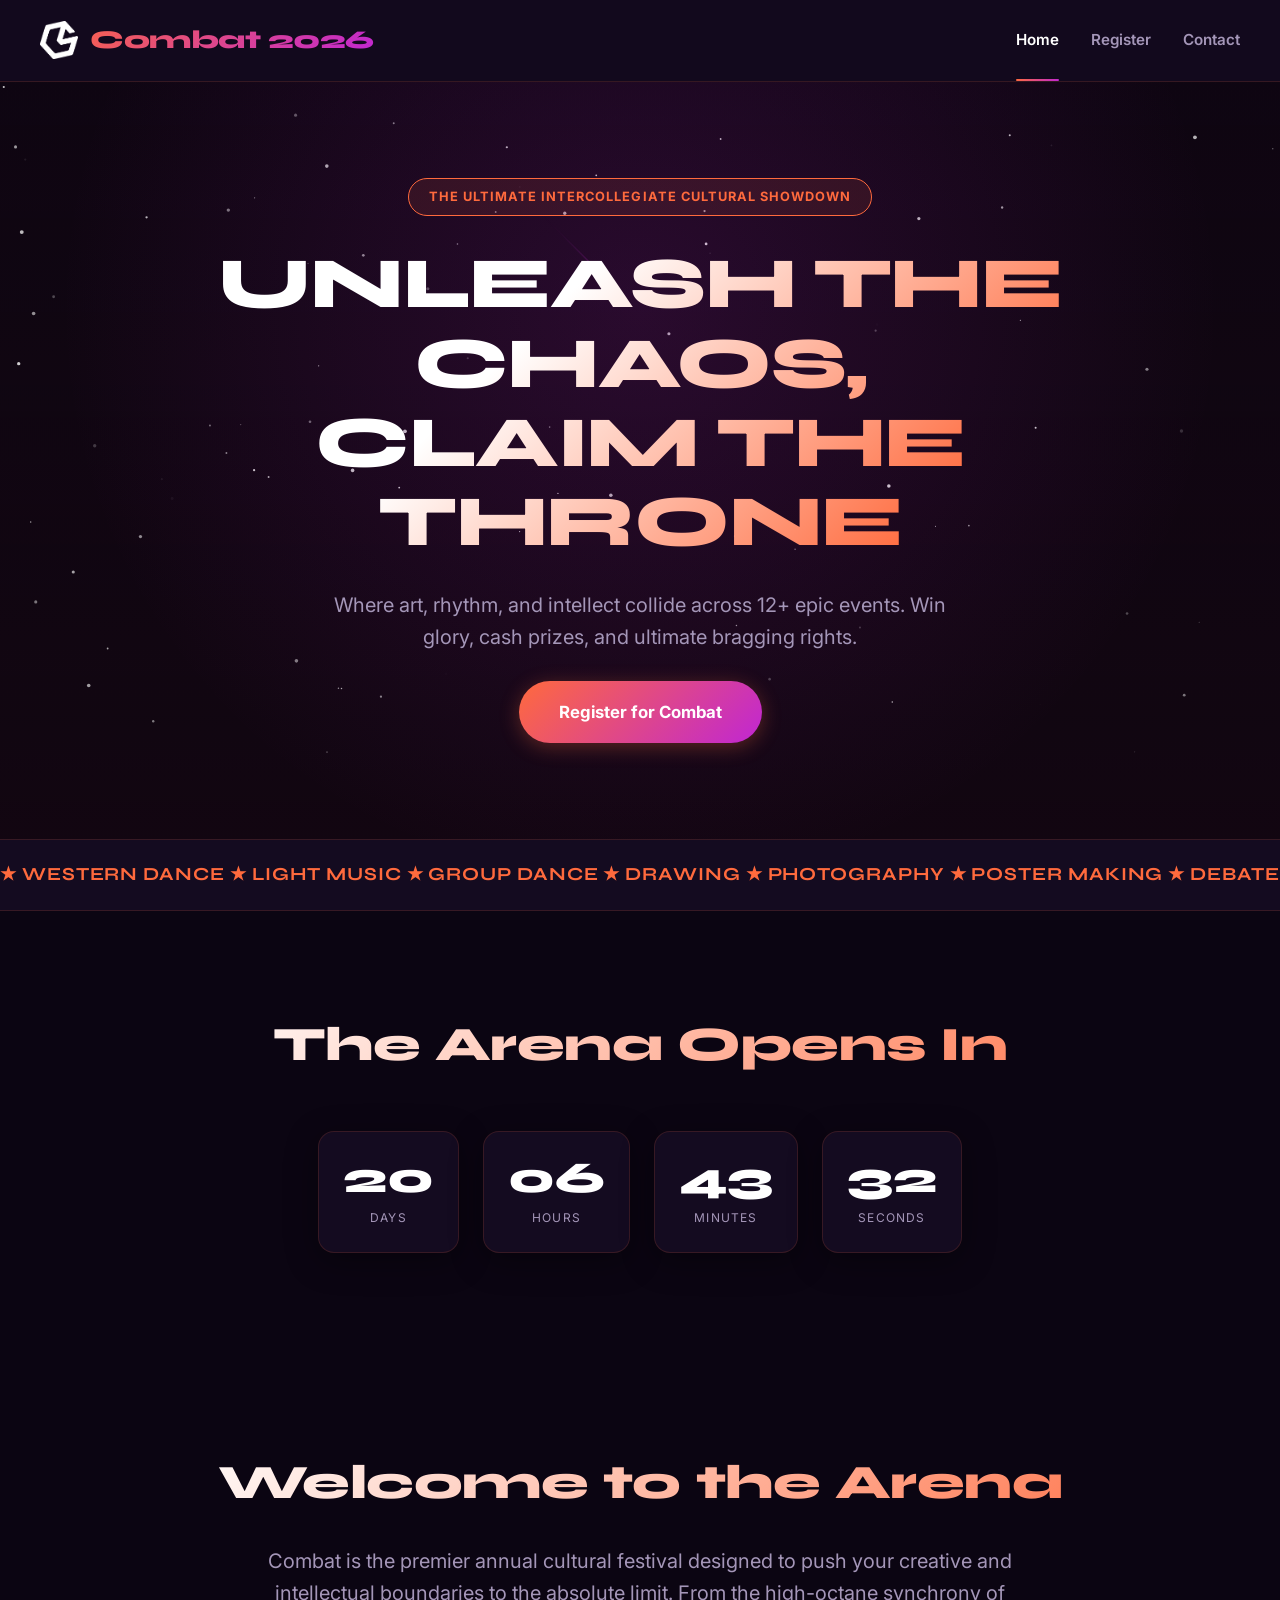
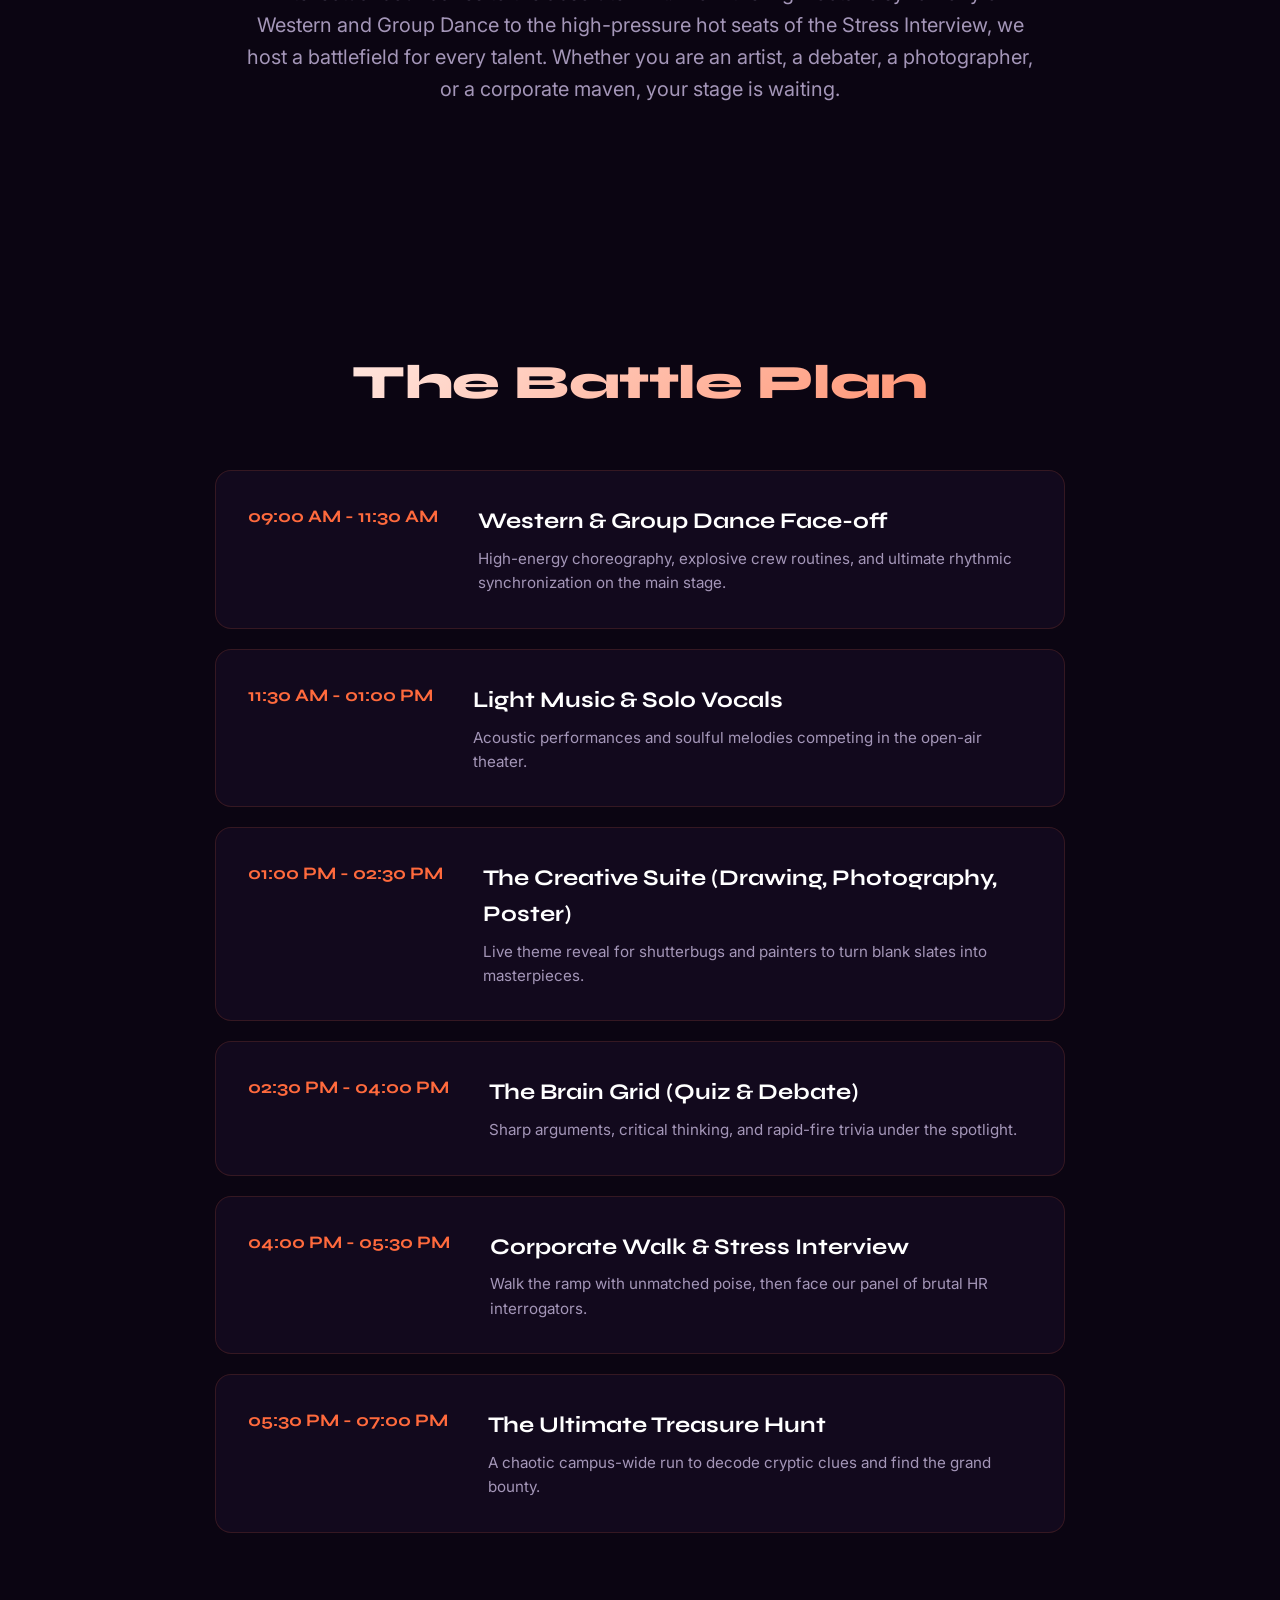
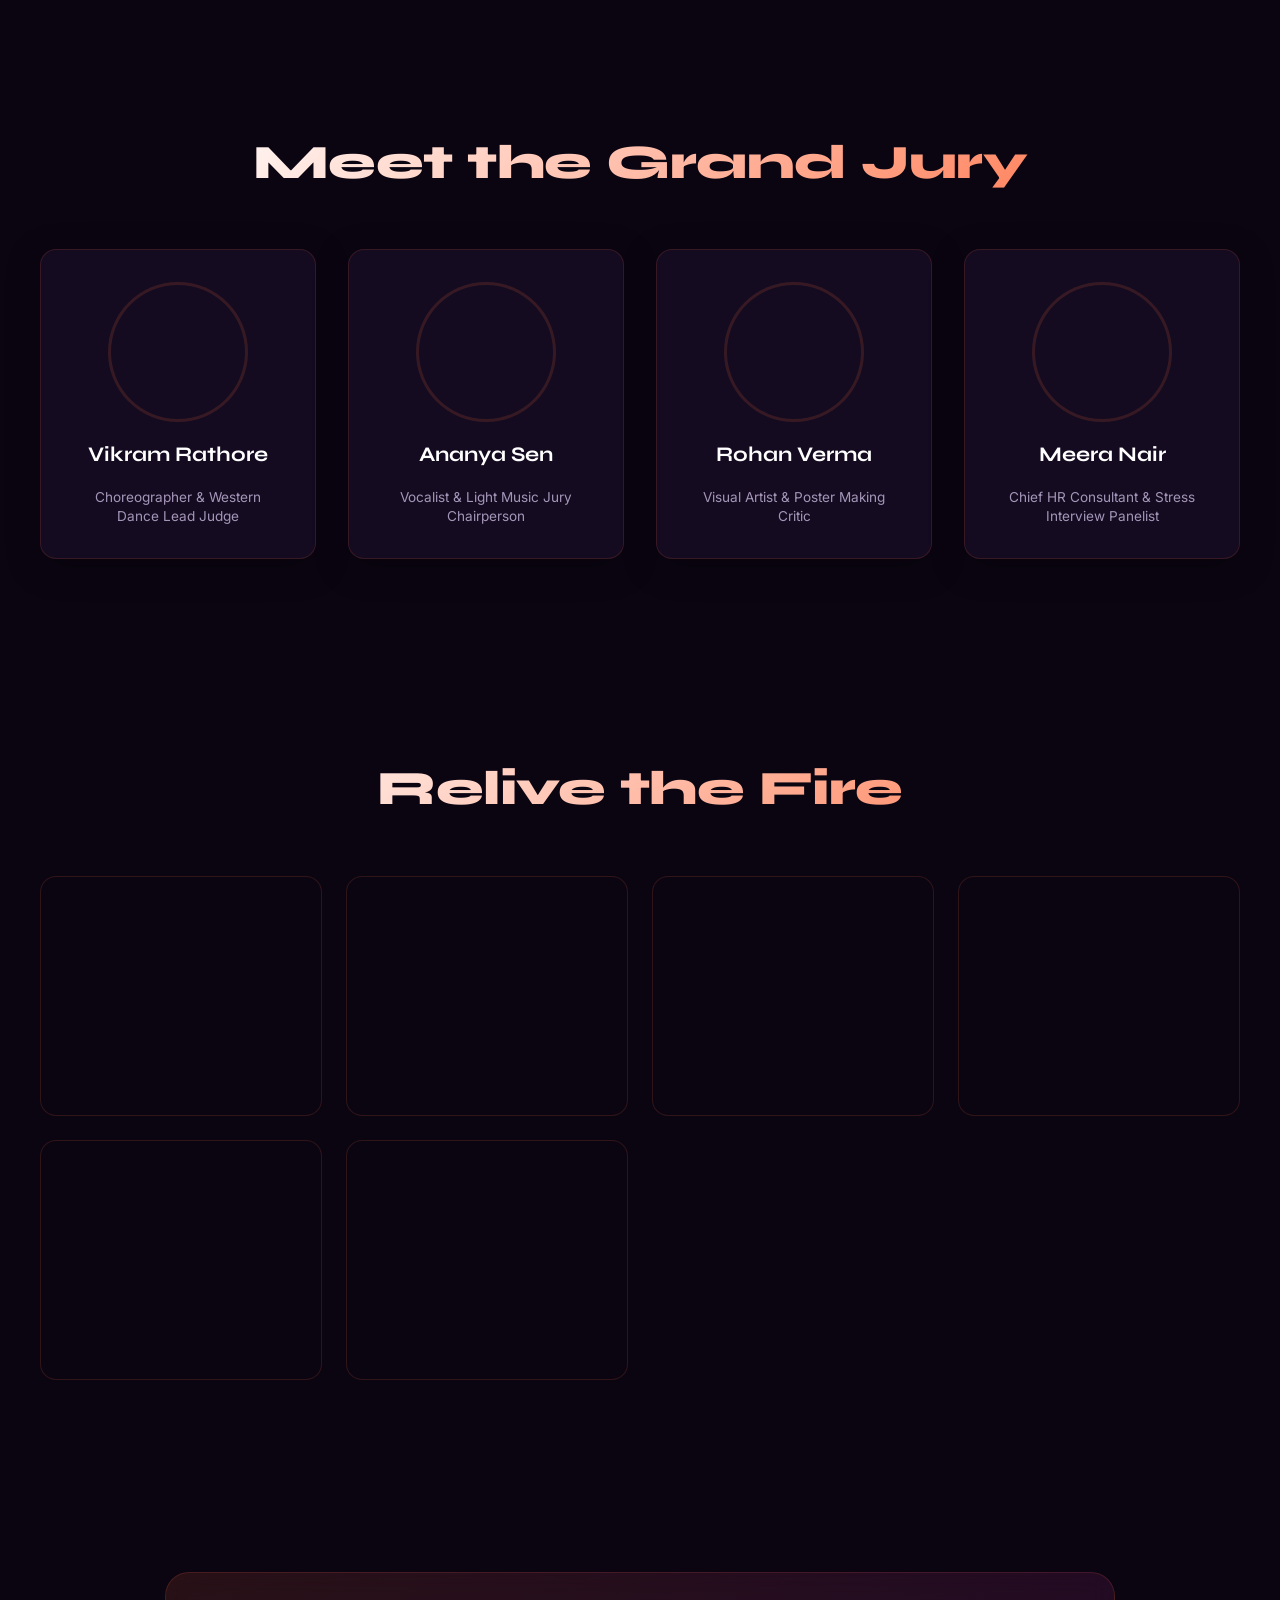
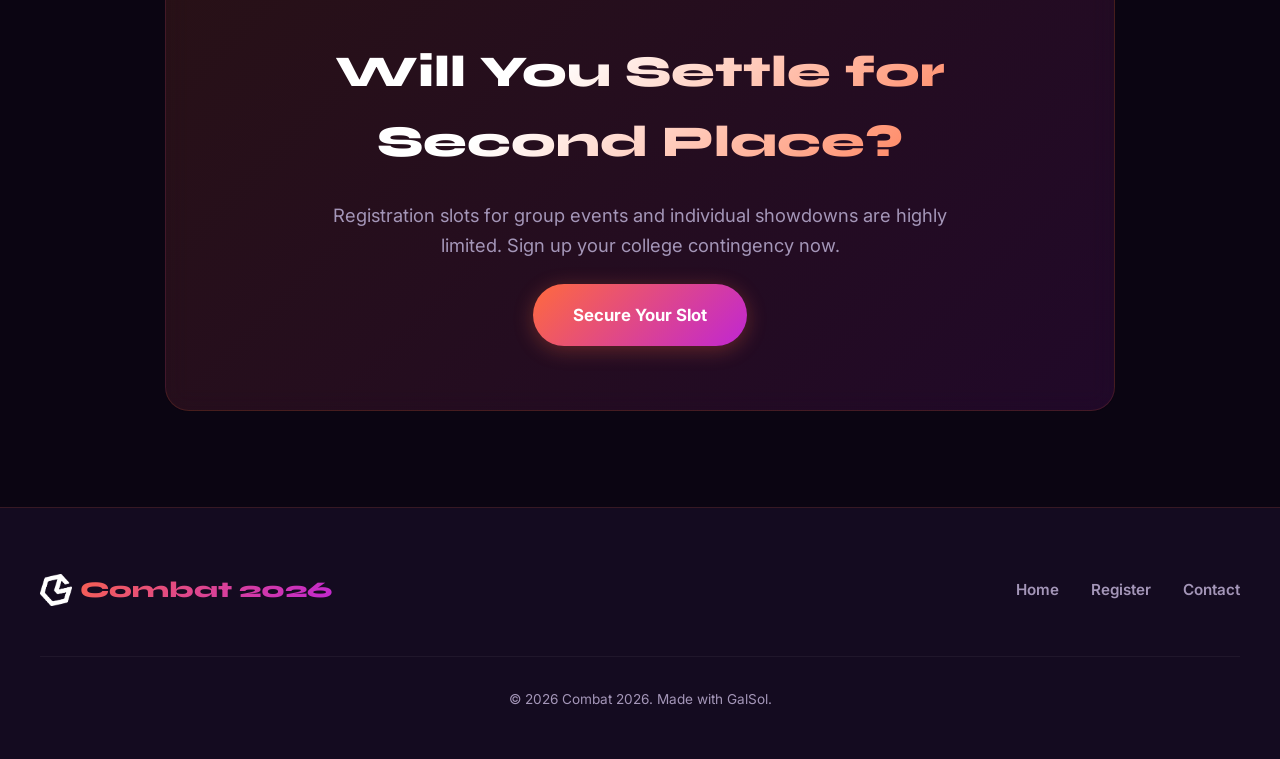
<file: index.html>
<!DOCTYPE html>
<html lang="en">
<head>
<meta charset="utf-8">
<meta name="viewport" content="width=device-width,initial-scale=1">
<title>Combat 2026 | Intercollegiate Cultural Festival - Loyola College Chennai</title>
<meta name="description" content="Join Combat 2026, the ultimate intercollegiate cultural showdown at Loyola College, Chennai on Dec 25, 2026. Register now for dance, music, quiz, debate, photography, and corporate walk with massive cash prizes!">
<meta name="keywords" content="Combat 2026, Loyola College Cultural Fest, college festival Chennai, intercollegiate showdown, dance competition Chennai, stress interview, college event registration">
<meta name="robots" content="index, follow">
<link rel="canonical" href="https://combat2026.galsol.in/index.html">
<meta name="theme-color" content="#ff6a3d">
  
<link rel="icon" href="data:image/svg+xml,%3Csvg%20xmlns%3D%22http%3A%2F%2Fwww.w3.org%2F2000%2Fsvg%22%20viewBox%3D%220%200%2064%2064%22%3E%3Cdefs%3E%3ClinearGradient%20id%3D%22g%22%20x1%3D%220%22%20y1%3D%220%22%20x2%3D%221%22%20y2%3D%221%22%3E%3Cstop%20offset%3D%220%22%20stop-color%3D%22%23ff6a3d%22%2F%3E%3Cstop%20offset%3D%221%22%20stop-color%3D%22%23c026d3%22%2F%3E%3C%2FlinearGradient%3E%3C%2Fdefs%3E%3Crect%20width%3D%2264%22%20height%3D%2264%22%20rx%3D%2214%22%20fill%3D%22url(%23g)%22%2F%3E%3Ctext%20x%3D%2232%22%20y%3D%2243%22%20font-family%3D%22system-ui%2Csans-serif%22%20font-size%3D%2234%22%20font-weight%3D%22700%22%20fill%3D%22%23fff%22%20text-anchor%3D%22middle%22%3EC%3C%2Ftext%3E%3C%2Fsvg%3E">

<meta property="og:type" content="website">
<meta property="og:site_name" content="Combat 2026">
<meta property="og:title" content="Combat 2026 | Intercollegiate Cultural Festival - Loyola College Chennai">
<meta property="og:description" content="Unleash the chaos and claim the throne at Combat 2026! Over 12+ competitive tracks, grand jury panels, and high-energy showdowns. Join us on 25th Dec 2026.">
<meta property="og:image" content="https://images.pexels.com/photos/37882408/pexels-photo-37882408.jpeg?auto=compress&cs=tinysrgb&fit=crop&h=630&w=1200">
<meta property="og:url" content="https://combat2026.galsol.in/index.html">

<meta name="twitter:card" content="summary_large_image">
<meta name="twitter:title" content="Combat 2026 | Intercollegiate Cultural Festival - Loyola College Chennai">
<meta name="twitter:description" content="Over 12+ epic events. Win glory, cash prizes, and ultimate bragging rights at Loyola College on Dec 25, 2026.">
<meta name="twitter:image" content="https://images.pexels.com/photos/37882408/pexels-photo-37882408.jpeg?auto=compress&cs=tinysrgb&fit=crop&h=630&w=1200">

<script type="application/ld+json">
{
  "@context": "https://schema.org",
  "@type": "Festival",
  "name": "Combat 2026",
  "startDate": "2026-12-25T09:00:00+05:30",
  "endDate": "2026-12-25T19:00:00+05:30",
  "eventStatus": "https://schema.org/EventScheduled",
  "eventAttendanceMode": "https://schema.org/OfflineEventAttendanceMode",
  "location": {
    "@type": "Place",
    "name": "Loyola College Campus",
    "address": {
      "@type": "PostalAddress",
      "streetAddress": "Sterling Road, Nungambakkam",
      "addressLocality": "Chennai",
      "addressRegion": "Tamil Nadu",
      "postalCode": "600034",
      "addressCountry": "IN"
    }
  },
  "image": [
    "https://images.pexels.com/photos/37882408/pexels-photo-37882408.jpeg?auto=compress&cs=tinysrgb&fit=crop&h=630&w=1200"
  ],
  "description": "The ultimate intercollegiate cultural showdown at Loyola College, Chennai featuring dance, music, quizzes, debaters, photography, poster making and corporate trials.",
  "offers": {
    "@type": "Offer",
    "url": "https://combat2026.galsol.in/pages/register.html",
    "price": "0",
    "priceCurrency": "INR",
    "availability": "https://schema.org/InStock",
    "validFrom": "2026-10-01"
  },
  "organizer": {
    "@type": "Organization",
    "name": "Combat 2026 Organizing Committee",
    "url": "https://combat2026.galsol.in"
  }
}
</script>

<link rel="preconnect" href="https://fonts.googleapis.com">
<link rel="preconnect" href="https://fonts.gstatic.com" crossorigin>
<link href="https://fonts.googleapis.com/css2?family=Syne:wght@600;700;800&family=Inter:wght@400;500;600;700&display=swap" rel="stylesheet">
<link rel="stylesheet" href="styles.css">
  </head>
<body>
<header class="nav" style="z-index:2000" data-nav data-nav-spotlight>
  <a class="nav-brand" href="index.html">
    <img src="assets/GalSol-White.png" alt="Combat 2026" class="nav-logo-img">
    <span>Combat 2026</span>
  </a>
  <nav class="nav-links"><a href="index.html" class="active">Home</a><a href="pages/register.html">Register</a><a href="pages/contact.html">Contact</a></nav>
  <button class="nav-burger" aria-label="Menu" data-burger><span></span><span></span><span></span></button>
</header>
<main>
<section class="hero fx-meteors" data-hero data-stars>
  <div class="hero-bg" data-bg style="background-image:linear-gradient(180deg,rgba(18,6,17,.5),rgba(18,6,17,.95)),url('https://images.pexels.com/photos/37882408/pexels-photo-37882408.jpeg?auto=compress&amp;cs=tinysrgb&amp;fit=crop&amp;h=627&amp;w=1200');background-size:cover;background-position:center"></div>
  <div class="hero-inner">
    <span class="hero-badge reveal">The Ultimate Intercollegiate Cultural Showdown</span>
    <h1 class="hero-title reveal txt-shiny">UNLEASH THE CHAOS, CLAIM THE THRONE</h1>
    <p class="hero-sub reveal">Where art, rhythm, and intellect collide across 12+ epic events. Win glory, cash prizes, and ultimate bragging rights.</p>
    <a class="btn btn-lg btn-shine reveal" href="pages/register.html">Register for Combat</a>
  </div>
</section>

<div class="marquee" style="background:var(--bg2);padding:20px 0;border-top:1px solid var(--border);border-bottom:1px solid var(--border)">
  <div class="marquee-track" style="font-family:var(--font-display);font-size:1.15rem;font-weight:700;color:var(--accent);letter-spacing:0.05em;text-transform:uppercase">
    <span>★ WESTERN DANCE ★ LIGHT MUSIC ★ GROUP DANCE ★ DRAWING ★ PHOTOGRAPHY ★ POSTER MAKING ★ DEBATE ★ QUIZ ★ CORPORATE WALK ★ STRESS INTERVIEW ★ TREASURE HUNT ★</span>
    <span>★ WESTERN DANCE ★ LIGHT MUSIC ★ GROUP DANCE ★ DRAWING ★ PHOTOGRAPHY ★ POSTER MAKING ★ DEBATE ★ QUIZ ★ CORPORATE WALK ★ STRESS INTERVIEW ★ TREASURE HUNT ★</span>
  </div>
</div>
<section class="section countdown-section" id="countdown">
  <div class="section-inner">
    <h2 class="section-title reveal">The Arena Opens In</h2>
    <div class="countdown reveal" data-countdown="2026-12-25T09:00:00">
      <div class="cd-unit"><span data-cd="days">00</span><small>Days</small></div>
      <div class="cd-unit"><span data-cd="hours">00</span><small>Hours</small></div>
      <div class="cd-unit"><span data-cd="mins">00</span><small>Minutes</small></div>
      <div class="cd-unit"><span data-cd="secs">00</span><small>Seconds</small></div>
    </div>
  </div>
</section>
<section class="section" id="about">
  <div class="section-inner">
    <h2 class="section-title reveal">Welcome to the Arena</h2>
    <p class="section-lead reveal">Combat is the premier annual cultural festival designed to push your creative and intellectual boundaries to the absolute limit. From the high-octane synchrony of Western and Group Dance to the high-pressure hot seats of the Stress Interview, we host a battlefield for every talent. Whether you are an artist, a debater, a photographer, or a corporate maven, your stage is waiting.</p>
  </div>
</section>
<section class="section" id="schedule">
  <div class="section-inner">
    <h2 class="section-title reveal">The Battle Plan</h2>
    <div class="schedule">
    <div class="sched-item reveal" data-glow>
      <div class="sched-time">09:00 AM - 11:30 AM</div>
      <div class="sched-body"><div class="sched-title">Western &amp; Group Dance Face-off</div><div class="sched-desc">High-energy choreography, explosive crew routines, and ultimate rhythmic synchronization on the main stage.</div></div>
    </div>
    <div class="sched-item reveal" data-glow>
      <div class="sched-time">11:30 AM - 01:00 PM</div>
      <div class="sched-body"><div class="sched-title">Light Music &amp; Solo Vocals</div><div class="sched-desc">Acoustic performances and soulful melodies competing in the open-air theater.</div></div>
    </div>
    <div class="sched-item reveal" data-glow>
      <div class="sched-time">01:00 PM - 02:30 PM</div>
      <div class="sched-body"><div class="sched-title">The Creative Suite (Drawing, Photography, Poster)</div><div class="sched-desc">Live theme reveal for shutterbugs and painters to turn blank slates into masterpieces.</div></div>
    </div>
    <div class="sched-item reveal" data-glow>
      <div class="sched-time">02:30 PM - 04:00 PM</div>
      <div class="sched-body"><div class="sched-title">The Brain Grid (Quiz &amp; Debate)</div><div class="sched-desc">Sharp arguments, critical thinking, and rapid-fire trivia under the spotlight.</div></div>
    </div>
    <div class="sched-item reveal" data-glow>
      <div class="sched-time">04:00 PM - 05:30 PM</div>
      <div class="sched-body"><div class="sched-title">Corporate Walk &amp; Stress Interview</div><div class="sched-desc">Walk the ramp with unmatched poise, then face our panel of brutal HR interrogators.</div></div>
    </div>
    <div class="sched-item reveal" data-glow>
      <div class="sched-time">05:30 PM - 07:00 PM</div>
      <div class="sched-body"><div class="sched-title">The Ultimate Treasure Hunt</div><div class="sched-desc">A chaotic campus-wide run to decode cryptic clues and find the grand bounty.</div></div>
    </div></div>
  </div>
</section>
<section class="section" id="speakers">
  <div class="section-inner">
    <h2 class="section-title reveal">Meet the Grand Jury</h2>
    <div class="grid grid-cards">
    <article class="card speaker reveal" data-spotlight data-magnetic>
      <div class="speaker-photo" style="background-image:url('https://upload.wikimedia.org/wikipedia/commons/4/41/Vikram_Rathour_%2801%29.jpg')"></div>
      <div class="speaker-name">Vikram Rathore</div>
      <div class="speaker-role">Choreographer &amp; Western Dance Lead Judge</div>
    </article>
    <article class="card speaker reveal" data-spotlight data-magnetic>
      <div class="speaker-photo" style="background-image:url('https://lookaside.fbsbx.com/lookaside/crawler/media/?media_id=100063936704645')"></div>
      <div class="speaker-name">Ananya Sen</div>
      <div class="speaker-role">Vocalist &amp; Light Music Jury Chairperson</div>
    </article>
    <article class="card speaker reveal" data-spotlight data-magnetic>
      <div class="speaker-photo" style="background-image:url('https://lookaside.fbsbx.com/lookaside/crawler/instagram/realrohanverma/profile_pic.jpg')"></div>
      <div class="speaker-name">Rohan Verma</div>
      <div class="speaker-role">Visual Artist &amp; Poster Making Critic</div>
    </article>
    <article class="card speaker reveal" data-spotlight data-magnetic>
      <div class="speaker-photo" style="background-image:url('https://wp.blackstarprojects.org/wp-content/uploads/2022/09/Mira-Nair-Headshot.jpeg')"></div>
      <div class="speaker-name">Meera Nair</div>
      <div class="speaker-role">Chief HR Consultant &amp; Stress Interview Panelist</div>
    </article></div>
  </div>
</section>
<section class="section" id="gallery">
  <div class="section-inner">
    <h2 class="section-title reveal">Relive the Fire</h2>
    <div class="gallery"><div class="gallery-item reveal" style="background-image:url('https://images.pexels.com/photos/37882407/pexels-photo-37882407.jpeg?auto=compress&amp;cs=tinysrgb&amp;fit=crop&amp;h=627&amp;w=1200')"></div><div class="gallery-item reveal" style="background-image:url('https://images.pexels.com/photos/36882728/pexels-photo-36882728.jpeg?auto=compress&amp;cs=tinysrgb&amp;fit=crop&amp;h=627&amp;w=1200')"></div><div class="gallery-item reveal" style="background-image:url('https://images.pexels.com/photos/12657546/pexels-photo-12657546.jpeg?auto=compress&amp;cs=tinysrgb&amp;fit=crop&amp;h=627&amp;w=1200')"></div><div class="gallery-item reveal" style="background-image:url('https://images.pexels.com/photos/20993079/pexels-photo-20993079.jpeg?auto=compress&amp;cs=tinysrgb&amp;fit=crop&amp;h=627&amp;w=1200')"></div><div class="gallery-item reveal" style="background-image:url('https://images.pexels.com/photos/6398745/pexels-photo-6398745.jpeg?auto=compress&amp;cs=tinysrgb&amp;fit=crop&amp;h=627&amp;w=1200')"></div><div class="gallery-item reveal" style="background-image:url('https://images.pexels.com/photos/5193531/pexels-photo-5193531.jpeg?auto=compress&amp;cs=tinysrgb&amp;fit=crop&amp;h=627&amp;w=1200')"></div></div>
  </div>
</section>
<section class="section cta" id="register">
  <div class="section-inner cta-inner reveal" data-spotlight>
    <h2 class="cta-title txt-shiny">Will You Settle for Second Place?</h2>
    <p class="cta-sub">Registration slots for group events and individual showdowns are highly limited. Sign up your college contingency now.</p>
    <a class="btn btn-lg btn-shine" href="pages/register.html">Secure Your Slot</a>
  </div>
</section>
</main>
<footer class="footer reveal">
  <div class="footer-inner">
    <div class="footer-brand">
      <img src="assets/GalSol-White.png" alt="Combat 2026" class="footer-logo-img">
      <span>Combat 2026</span>
    </div>
    <nav class="footer-links"><a href="index.html">Home</a><a href="pages/register.html">Register</a><a href="pages/contact.html">Contact</a></nav>
    <div class="footer-copy">© 2026 Combat 2026. Made with GalSol.</div>
  </div>
</footer>

<script src="script.js"></script>

</body>
</html>
</file>
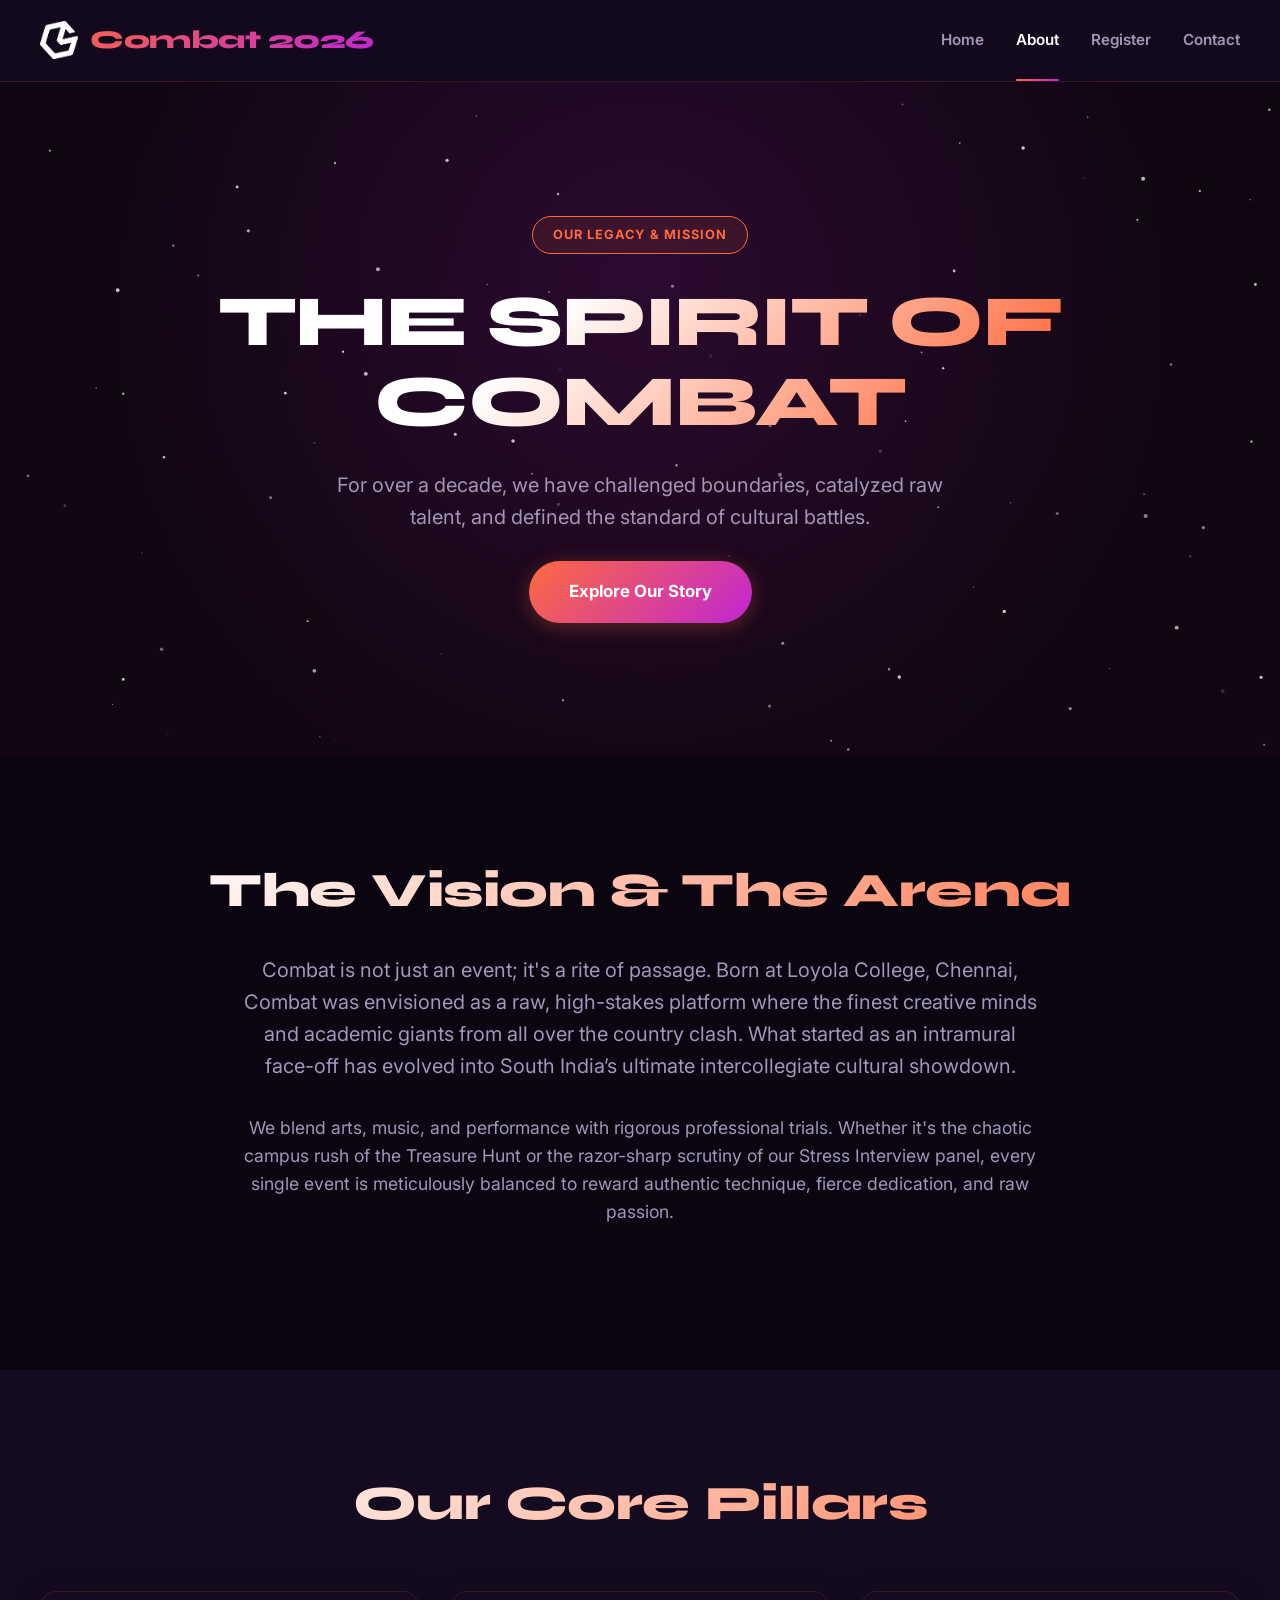
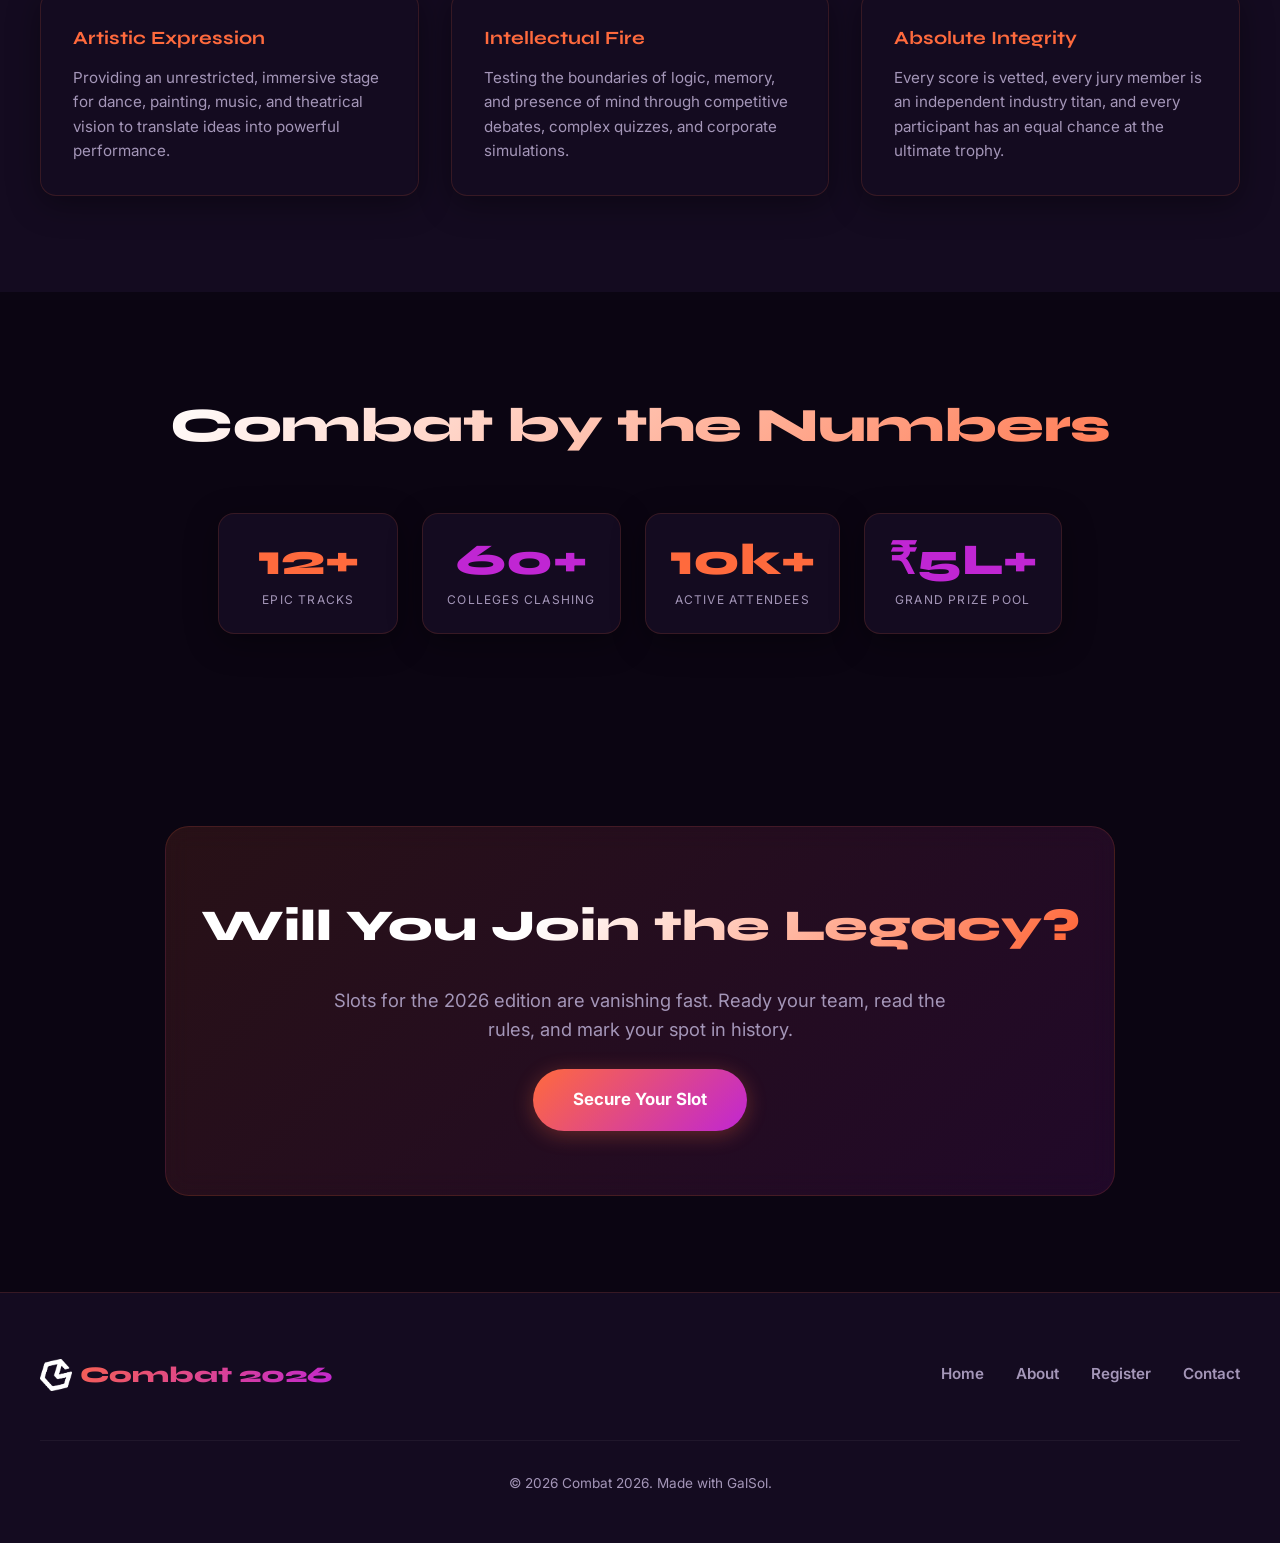
<file: pages/about.html>
<!DOCTYPE html>
<html lang="en">
<head>
<meta charset="utf-8">
<meta name="viewport" content="width=device-width,initial-scale=1">
<title>About Combat 2026 | Legacy of Loyola College Cultural Fest</title>
<meta name="description" content="Discover the legacy, vision, and core values of Combat 2026. Learn how Loyola College Chennai hosts the most prestigious intercollegiate cultural battlefield.">
<meta name="keywords" content="About Combat 2026, Loyola College legacy, Chennai college fest history, cultural showdown criteria, artistic battleground">
<meta name="robots" content="index, follow">
<link rel="canonical" href="https://combat2026.galsol.in/pages/about.html">
<meta name="theme-color" content="#ff6a3d">
<link rel="icon" type="image/png" href="../assets/GalSol-White.png">

<meta property="og:type" content="website">
<meta property="og:site_name" content="Combat 2026">
<meta property="og:title" content="About Combat 2026 | The Spirit & Legacy of Loyola's Arena">
<meta property="og:description" content="Read our origin story, explore our core pillars, and see what makes Combat the gold standard of collegiate cultural festivals in South India.">
<meta property="og:image" content="https://images.pexels.com/photos/976866/pexels-photo-976866.jpeg?auto=compress&cs=tinysrgb&fit=crop&h=630&w=1200">
<meta property="og:url" content="https://combat2026.galsol.in/pages/about.html">

<meta name="twitter:card" content="summary_large_image">
<meta name="twitter:title" content="About Combat 2026 | Legacy of Loyola College Cultural Fest">
<meta name="twitter:description" content="Deep dive into the legacy, numbers, and core mission of Combat 2026. Ready your contingency for absolute glory.">
<meta name="twitter:image" content="https://images.pexels.com/photos/976866/pexels-photo-976866.jpeg?auto=compress&cs=tinysrgb&fit=crop&h=630&w=1200">

<script type="application/ld+json">
{
  "@context": "https://schema.org",
  "@type": "AboutPage",
  "name": "About Combat 2026",
  "description": "Learn about the mission, legacy, pillars, and impact of Combat 2026 cultural festival organized by Loyola College, Chennai.",
  "publisher": {
    "@type": "Organization",
    "name": "Combat 2026",
    "logo": "https://combat2026.galsol.in/assets/GalSol-White.png"
  }
}
</script>

<link rel="preconnect" href="https://fonts.googleapis.com">
<link rel="preconnect" href="https://fonts.gstatic.com" crossorigin>
<link href="https://fonts.googleapis.com/css2?family=Syne:wght@600;700;800&family=Inter:wght@400;500;600;700&display=swap" rel="stylesheet">
<link rel="stylesheet" href="../styles.css">
</head>
<body>
<header class="nav" style="z-index:2000" data-nav data-nav-spotlight>
  <a class="nav-brand" href="../index.html">
    <img src="../assets/GalSol-White.png" alt="Combat 2026" class="nav-logo-img">
    <span>Combat 2026</span>
  </a>
  <nav class="nav-links">
    <a href="../index.html">Home</a>
    <a href="../pages/about.html" class="active">About</a>
    <a href="../pages/register.html">Register</a>
    <a href="../pages/contact.html">Contact</a>
  </nav>
  <button class="nav-burger" aria-label="Menu" data-burger><span></span><span></span><span></span></button>
</header>
<main>
<section class="hero fx-meteors" data-hero data-stars>
  <div class="hero-bg" data-bg style="background-image:linear-gradient(180deg,rgba(18,6,17,.6),rgba(18,6,17,.95)),url('https://images.pexels.com/photos/976866/pexels-photo-976866.jpeg?auto=compress&amp;cs=tinysrgb&amp;fit=crop&amp;h=627&amp;w=1200');background-size:cover;background-position:center"></div>
  <div class="hero-inner">
    <span class="hero-badge reveal">OUR LEGACY & MISSION</span>
    <h1 class="hero-title reveal txt-shiny">THE SPIRIT OF COMBAT</h1>
    <p class="hero-sub reveal">For over a decade, we have challenged boundaries, catalyzed raw talent, and defined the standard of cultural battles.</p>
    <a class="btn btn-lg btn-shine reveal" href="#legacy">Explore Our Story</a>
  </div>
</section>

<section class="section" id="legacy">
  <div class="section-inner">
    <h2 class="section-title reveal">The Vision & The Arena</h2>
    <p class="section-lead reveal">Combat is not just an event; it's a rite of passage. Born at Loyola College, Chennai, Combat was envisioned as a raw, high-stakes platform where the finest creative minds and academic giants from all over the country clash. What started as an intramural face-off has evolved into South India’s ultimate intercollegiate cultural showdown.</p>
    <p class="section-lead reveal" style="font-size:1.1rem; margin-top:-1rem;">We blend arts, music, and performance with rigorous professional trials. Whether it's the chaotic campus rush of the Treasure Hunt or the razor-sharp scrutiny of our Stress Interview panel, every single event is meticulously balanced to reward authentic technique, fierce dedication, and raw passion.</p>
  </div>
</section>

<section class="section" id="pillars" style="background:var(--bg2);">
  <div class="section-inner">
    <h2 class="section-title reveal">Our Core Pillars</h2>
    <div class="grid grid-cards">
      <div class="card reveal" data-glow>
        <h3 style="color:var(--accent);margin-bottom:12px;font-family:var(--font-display)">Artistic Expression</h3>
        <p style="font-size:0.95rem;color:var(--muted);line-height:1.6">Providing an unrestricted, immersive stage for dance, painting, music, and theatrical vision to translate ideas into powerful performance.</p>
      </div>
      <div class="card reveal" data-glow>
        <h3 style="color:var(--accent);margin-bottom:12px;font-family:var(--font-display)">Intellectual Fire</h3>
        <p style="font-size:0.95rem;color:var(--muted);line-height:1.6">Testing the boundaries of logic, memory, and presence of mind through competitive debates, complex quizzes, and corporate simulations.</p>
      </div>
      <div class="card reveal" data-glow>
        <h3 style="color:var(--accent);margin-bottom:12px;font-family:var(--font-display)">Absolute Integrity</h3>
        <p style="font-size:0.95rem;color:var(--muted);line-height:1.6">Every score is vetted, every jury member is an independent industry titan, and every participant has an equal chance at the ultimate trophy.</p>
      </div>
    </div>
  </div>
</section>

<section class="section" id="numbers">
  <div class="section-inner">
    <h2 class="section-title reveal">Combat by the Numbers</h2>
    <div class="countdown reveal" style="margin-top: 1.5rem;">
      <div class="cd-unit" style="min-width:180px">
        <span style="color:var(--accent)">12+</span>
        <small>Epic Tracks</small>
      </div>
      <div class="cd-unit" style="min-width:180px">
        <span style="color:var(--accent-alt)">60+</span>
        <small>Colleges Clashing</small>
      </div>
      <div class="cd-unit" style="min-width:180px">
        <span style="color:var(--accent)">10k+</span>
        <small>Active Attendees</small>
      </div>
      <div class="cd-unit" style="min-width:180px">
        <span style="color:var(--accent-alt)">₹5L+</span>
        <small>Grand Prize Pool</small>
      </div>
    </div>
  </div>
</section>

<section class="section cta" id="join-battle">
  <div class="section-inner cta-inner reveal" data-spotlight>
    <h2 class="cta-title txt-shiny">Will You Join the Legacy?</h2>
    <p class="cta-sub">Slots for the 2026 edition are vanishing fast. Ready your team, read the rules, and mark your spot in history.</p>
    <a class="btn btn-lg btn-shine" href="../pages/register.html">Secure Your Slot</a>
  </div>
</section>
</main>
<footer class="footer reveal">
  <div class="footer-inner">
    <div class="footer-brand">
      <img src="../assets/GalSol-White.png" alt="Combat 2026" class="footer-logo-img">
      <span>Combat 2026</span>
    </div>
    <nav class="footer-links">
      <a href="../index.html">Home</a>
      <a href="../pages/about.html">About</a>
      <a href="../pages/register.html">Register</a>
      <a href="../pages/contact.html">Contact</a>
    </nav>
    <div class="footer-copy">© 2026 Combat 2026. Made with GalSol.</div>
  </div>
</footer>

<script src="../script.js"></script>
</body>
</html>
</file>
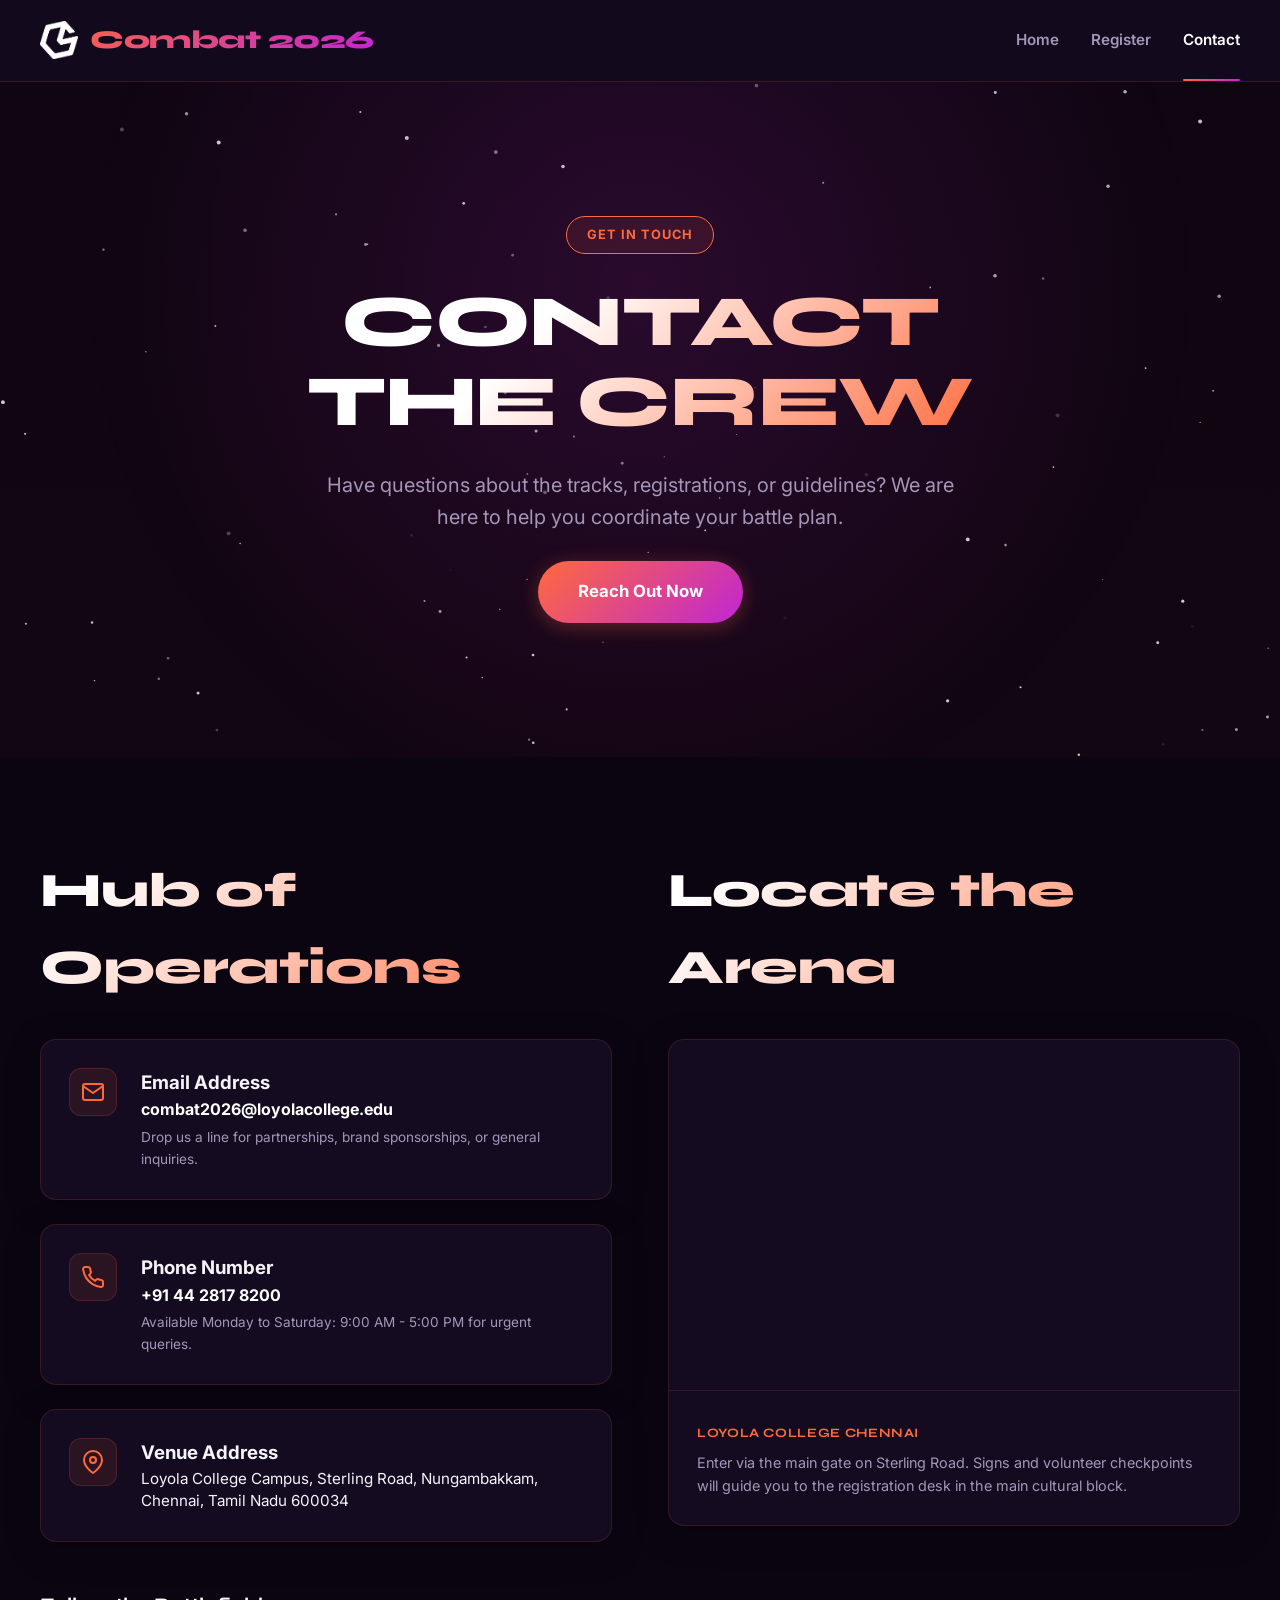
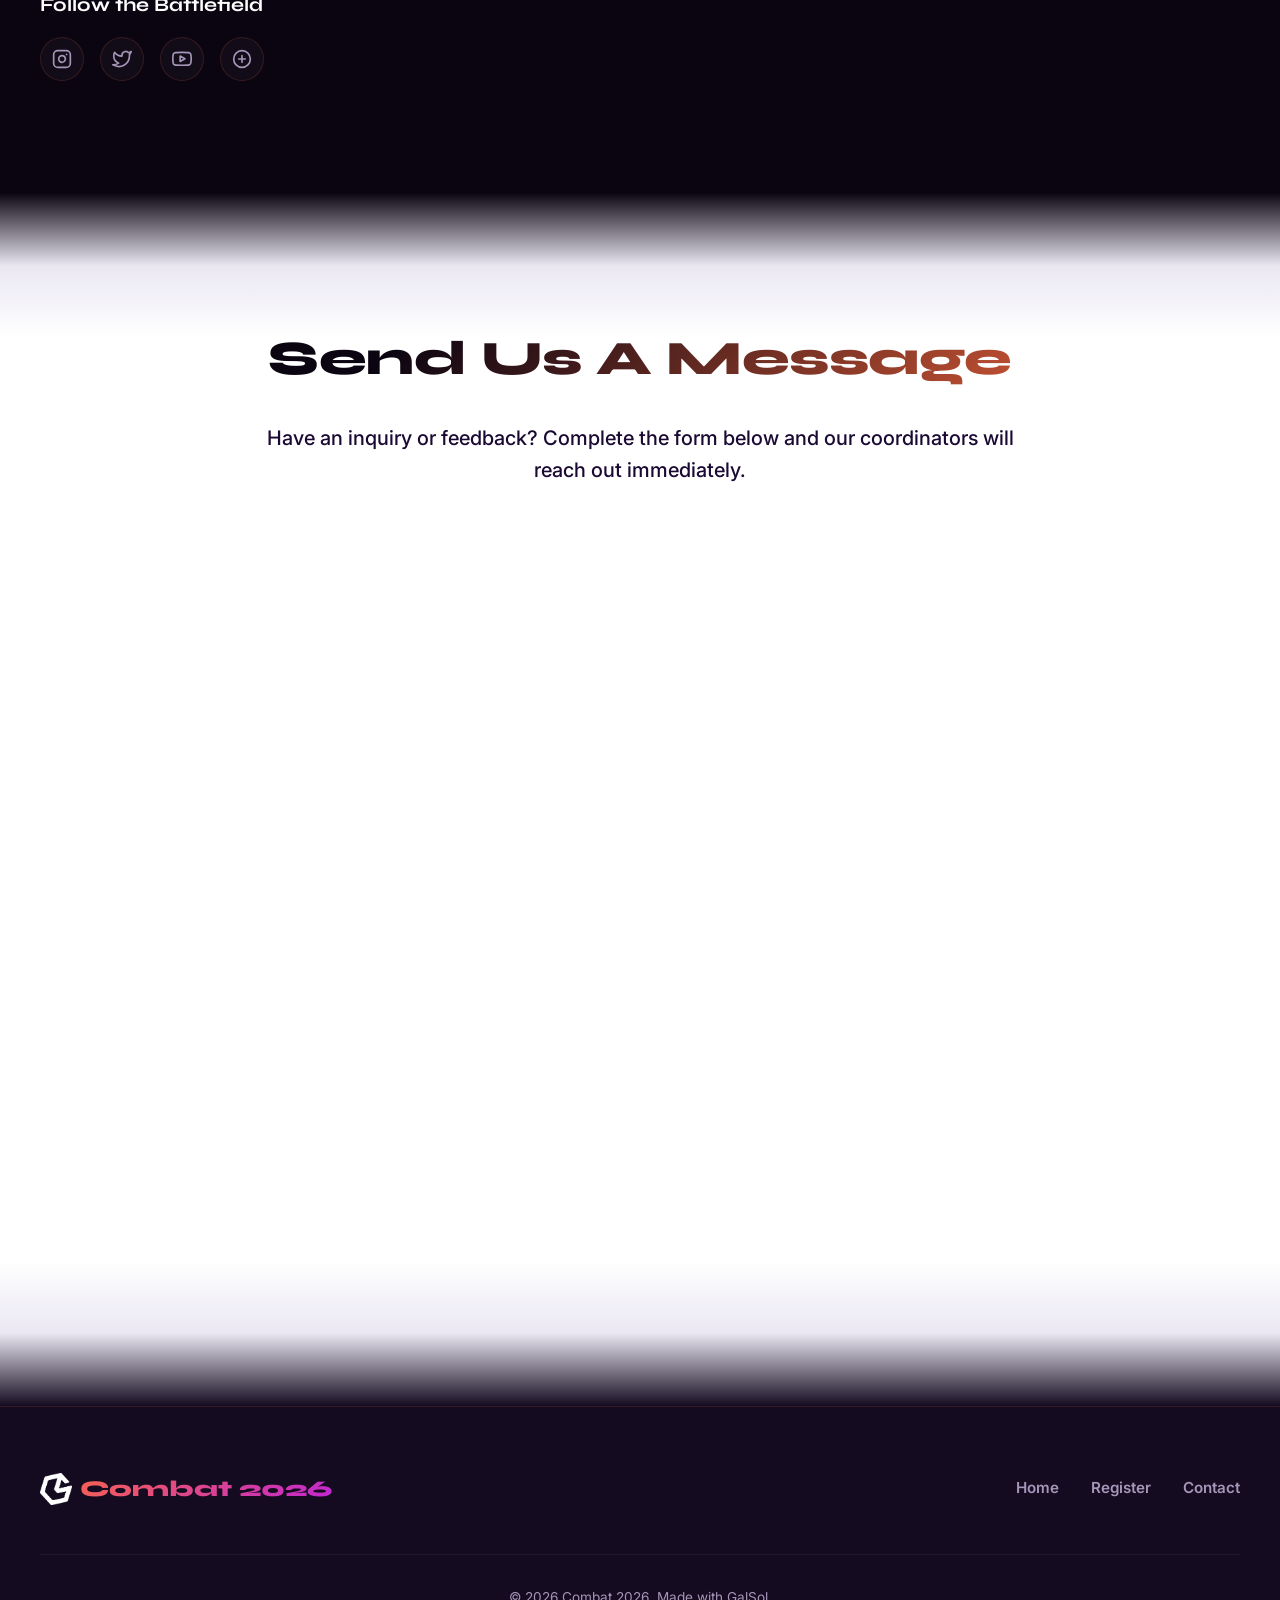
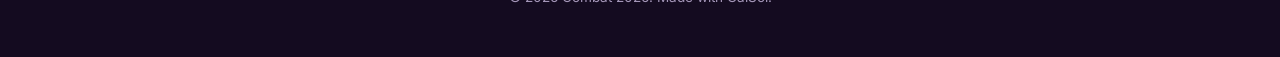
<file: pages/contact.html>
<!DOCTYPE html>
<html lang="en">
<head>
<meta charset="utf-8">
<meta name="viewport" content="width=device-width,initial-scale=1">
<title>Contact Combat 2026 | Event Coordinators, Venue & Map</title>
<meta name="description" content="Get in touch with the Combat 2026 organizing team at Loyola College, Chennai. Location map, email contacts, and phone details for prompt response.">
<meta name="keywords" content="contact Combat 2026, Loyola College address, event coordinates Chennai, Loyola College phone, cultural festival organizers">
<meta name="robots" content="index, follow">
<link rel="canonical" href="https://combat2026.galsol.in/pages/contact.html">
<meta name="theme-color" content="#ff6a3d">
<link rel="icon" type="image/png" href="../assets/GalSol-White.png">

<meta property="og:type" content="website">
<meta property="og:site_name" content="Combat 2026">
<meta property="og:title" content="Contact Combat 2026 | Hub of Operations & Venue Map">
<meta property="og:description" content="Reach out to official event coordinators, find directions to the venue on the dynamic Google map, and send instant feedback.">
<meta property="og:image" content="https://images.pexels.com/photos/3184418/pexels-photo-3184418.jpeg?auto=compress&cs=tinysrgb&fit=crop&h=630&w=1200">
<meta property="og:url" content="https://combat2026.galsol.in/pages/contact.html">

<meta name="twitter:card" content="summary_large_image">
<meta name="twitter:title" content="Contact Combat 2026 | Event Coordinators, Venue & Map">
<meta name="twitter:description" content="Direct channels to organizers, campus guide coordinates, and official contact form.">
<meta name="twitter:image" content="https://images.pexels.com/photos/3184418/pexels-photo-3184418.jpeg?auto=compress&cs=tinysrgb&fit=crop&h=630&w=1200">

<script type="application/ld+json">
{
  "@context": "https://schema.org",
  "@type": "ContactPage",
  "name": "Contact Combat 2026",
  "description": "Contact info, interactive Google map directions, email channels, and phone support for Combat 2026.",
  "mainEntity": {
    "@type": "Organization",
    "name": "Combat 2026",
    "telephone": "+91-44-2817-8200",
    "email": "combat2026@loyolacollege.edu",
    "address": {
      "@type": "PostalAddress",
      "streetAddress": "Loyola College Campus, Sterling Road, Nungambakkam",
      "addressLocality": "Chennai",
      "addressRegion": "Tamil Nadu",
      "postalCode": "600034",
      "addressCountry": "IN"
    }
  }
}
</script>

<link rel="preconnect" href="https://fonts.googleapis.com">
<link rel="preconnect" href="https://fonts.gstatic.com" crossorigin>
<link href="https://fonts.googleapis.com/css2?family=Syne:wght@600;700;800&family=Inter:wght@400;500;600;700&display=swap" rel="stylesheet">
<link rel="stylesheet" href="../styles.css">
</head>
<body>
<header class="nav" style="z-index:2000" data-nav data-nav-spotlight>
  <a class="nav-brand" href="../index.html">
    <img src="../assets/GalSol-White.png" alt="Combat 2026" class="nav-logo-img">
    <span>Combat 2026</span>
  </a>
  <nav class="nav-links"><a href="../index.html">Home</a><a href="../pages/register.html">Register</a><a href="../pages/contact.html" class="active">Contact</a></nav>
  <button class="nav-burger" aria-label="Menu" data-burger><span></span><span></span><span></span></button>
</header>
<main>
<section class="hero fx-meteors" data-hero data-stars>
  <div class="hero-bg" data-bg style="background-image:linear-gradient(180deg,rgba(18,6,17,.6),rgba(18,6,17,.95)),url('https://images.pexels.com/photos/3184418/pexels-photo-3184418.jpeg?auto=compress&amp;cs=tinysrgb&amp;fit=crop&amp;h=627&amp;w=1200');background-size:cover;background-position:center"></div>
  <div class="hero-inner">
    <span class="hero-badge reveal">GET IN TOUCH</span>
    <h1 class="hero-title reveal txt-shiny">CONTACT THE CREW</h1>
    <p class="hero-sub reveal">Have questions about the tracks, registrations, or guidelines? We are here to help you coordinate your battle plan.</p>
    <a class="btn btn-lg btn-shine reveal" href="#contact-grid">Reach Out Now</a>
  </div>
</section>

<section class="section" id="contact-grid">
  <div class="section-inner">
    <div class="contact-layout">
      <!-- Contact Cards -->
      <div class="contact-info">
        <h2 class="section-title" style="text-align:left; margin-bottom: 2rem;">Hub of Operations</h2>
        
        <div class="card contact-card reveal" data-glow style="margin-bottom: 1.5rem;">
          <div class="contact-icon">
            <svg width="24" height="24" viewBox="0 0 24 24" fill="none" stroke="var(--accent)" stroke-width="2" stroke-linecap="round" stroke-linejoin="round"><path d="M4 4h16c1.1 0 2 .9 2 2v12c0 1.1-.9 2-2 2H4c-1.1 0-2-.9-2-2V6c0-1.1.9-2 2-2z"></path><polyline points="22,6 12,13 2,6"></polyline></svg>
          </div>
          <div>
            <h3>Email Address</h3>
            <p><a href="mailto:combat2026@loyolacollege.edu" class="contact-link">combat2026@loyolacollege.edu</a></p>
            <p class="contact-desc">Drop us a line for partnerships, brand sponsorships, or general inquiries.</p>
          </div>
        </div>

        <div class="card contact-card reveal" data-glow style="margin-bottom: 1.5rem;">
          <div class="contact-icon">
            <svg width="24" height="24" viewBox="0 0 24 24" fill="none" stroke="var(--accent)" stroke-width="2" stroke-linecap="round" stroke-linejoin="round"><path d="M22 16.92v3a2 2 0 0 1-2.18 2 19.79 19.79 0 0 1-8.63-3.07 19.5 19.5 0 0 1-6-6 19.79 19.79 0 0 1-3.07-8.67A2 2 0 0 1 4.11 2h3a2 2 0 0 1 2 1.72 12.84 12.84 0 0 0 .7 2.81 2 2 0 0 1-.45 2.11L8.09 9.91a16 16 0 0 0 6 6l1.27-1.27a2 2 0 0 1 2.11-.45 12.84 12.84 0 0 0 2.81.7A2 2 0 0 1 22 16.92z"></path></svg>
          </div>
          <div>
            <h3>Phone Number</h3>
            <p><a href="tel:+914428178200" class="contact-link">+91 44 2817 8200</a></p>
            <p class="contact-desc">Available Monday to Saturday: 9:00 AM - 5:00 PM for urgent queries.</p>
          </div>
        </div>

        <div class="card contact-card reveal" data-glow style="margin-bottom: 1.5rem;">
          <div class="contact-icon">
            <svg width="24" height="24" viewBox="0 0 24 24" fill="none" stroke="var(--accent)" stroke-width="2" stroke-linecap="round" stroke-linejoin="round"><path d="M21 10c0 7-9 13-9 13s-9-6-9-13a9 9 0 0 1 18 0z"></path><circle cx="12" cy="10" r="3"></circle></svg>
          </div>
          <div>
            <h3>Venue Address</h3>
            <p class="contact-val">Loyola College Campus, Sterling Road, Nungambakkam, Chennai, Tamil Nadu 600034</p>
          </div>
        </div>

        <!-- Social Icons -->
        <div class="socials-box">
          <h3>Follow the Battlefield</h3>
          <div class="social-icons">
            <a href="https://instagram.com" class="social-btn" aria-label="Instagram" target="_blank" rel="noopener">
              <svg width="20" height="20" viewBox="0 0 24 24" fill="none" stroke="currentColor" stroke-width="2" stroke-linecap="round" stroke-linejoin="round"><rect x="2" y="2" width="20" height="20" rx="5" ry="5"></rect><path d="M16 11.37A4 4 0 1 1 12.63 8 4 4 0 0 1 16 11.37z"></path><line x1="17.5" y1="6.5" x2="17.51" y2="6.5"></line></svg>
            </a>
            <a href="https://twitter.com" class="social-btn" aria-label="X (Twitter)" target="_blank" rel="noopener">
              <svg width="20" height="20" viewBox="0 0 24 24" fill="none" stroke="currentColor" stroke-width="2" stroke-linecap="round" stroke-linejoin="round"><path d="M23 3a10.9 10.9 0 0 1-3.14 1.53 4.48 4.48 0 0 0-7.86 3v1A10.66 10.66 0 0 1 3 4s-4 9 5 13a11.64 11.64 0 0 1-7 2c9 5 20 0 20-11.5a4.5 4.5 0 0 0-.08-.83A7.72 7.72 0 0 0 23 3z"></path></svg>
            </a>
            <a href="https://youtube.com" class="social-btn" aria-label="YouTube" target="_blank" rel="noopener">
              <svg width="20" height="20" viewBox="0 0 24 24" fill="none" stroke="currentColor" stroke-width="2" stroke-linecap="round" stroke-linejoin="round"><path d="M22.54 6.42a2.78 2.78 0 0 0-1.94-2C18.88 4 12 4 12 4s-6.88 0-8.6.46a2.78 2.78 0 0 0-1.94 2A29 29 0 0 0 1 11.75a29 29 0 0 0 .46 5.33A2.78 2.78 0 0 0 3.4 19c1.72.46 8.6.46 8.6.46s6.88 0 8.6-.46a2.78 2.78 0 0 0 1.94-2 29 29 0 0 0 .46-5.25 29 29 0 0 0-.46-5.33z"></path><polygon points="9.75 15.02 15.5 11.75 9.75 8.48 9.75 15.02"></polygon></svg>
            </a>
            <a href="https://discord.com" class="social-btn" aria-label="Discord" target="_blank" rel="noopener">
              <svg width="20" height="20" viewBox="0 0 24 24" fill="none" stroke="currentColor" stroke-width="2" stroke-linecap="round" stroke-linejoin="round"><circle cx="12" cy="12" r="10"></circle><path d="M8 12h8"></path><path d="M12 8v8"></path></svg>
            </a>
          </div>
        </div>
      </div>

      <!-- Map & Location Section -->
      <div class="contact-map-container">
        <h2 class="section-title" style="text-align:left; margin-bottom: 2rem;">Locate the Arena</h2>
        <div class="map-card card reveal" data-glow>
          <iframe 
            src="https://www.google.com/maps/embed?pb=!1m18!1m12!1m3!1d3886.4111713589885!2d80.23136207507858!3d13.064278287259648!2m3!1f0!2f0!3f0!3m2!1i1024!2i768!4f13.1!3m3!1m2!1s0x3a52666795ffffff%3A0x643697e88383f50!2sLoyola%20College!5e0!3m2!1sen!2sin!4v1710175841457!5m2!1sen!2sin" 
            class="google-map" 
            allowfullscreen="" 
            loading="lazy" 
            referrerpolicy="no-referrer-when-downgrade">
          </iframe>
          <div class="map-details">
            <span class="map-tag">LOYOLA COLLEGE CHENNAI</span>
            <p>Enter via the main gate on Sterling Road. Signs and volunteer checkpoints will guide you to the registration desk in the main cultural block.</p>
          </div>
        </div>
      </div>
    </div>
  </div>
</section>

<section class="section contact-form-section" id="form-section">
  <div class="section-inner reveal">
    <h2 class="section-title">Send Us A Message</h2>
    <p class="section-lead" style="margin-bottom:32px">Have an inquiry or feedback? Complete the form below and our coordinators will reach out immediately.</p>
    <iframe src="https://galsol.in/gs-form-view?f=combat-2026-contact-ft4j3&embed=1" title="Registration form" data-gs-auto="1" allowtransparency="true" loading="lazy" style="display:block;width:100%;max-width:720px;margin:0 auto;height:760px;border:0;background:transparent"></iframe>
  </div>
</section>
</main>
<footer class="footer reveal">
  <div class="footer-inner">
    <div class="footer-brand">
      <img src="../assets/GalSol-White.png" alt="Combat 2026" class="footer-logo-img">
      <span>Combat 2026</span>
    </div>
    <nav class="footer-links"><a href="../index.html">Home</a><a href="../pages/register.html">Register</a><a href="../pages/contact.html">Contact</a></nav>
    <div class="footer-copy">© 2026 Combat 2026. Made with GalSol.</div>
  </div>
</footer>

<script src="../script.js"></script>
<script>
/* GalSol GS Form auto-height */
(function(){
  if (window.__galsolAutoH) return; window.__galsolAutoH = 1;
  var GALSOL_ORIGIN = "https://galsol.in";
  window.addEventListener('message', function (e) {
    if (e.origin !== GALSOL_ORIGIN) return;
    var d = e.data;
    if (!d || d.source !== 'gsform' || typeof d.height !== 'number') return;
    var frames = document.querySelectorAll('iframe[data-gs-auto="1"]');
    for (var i = 0; i < frames.length; i++) {
      if (frames[i].contentWindow !== e.source) continue;
      var h = Math.ceil(d.height);
      if (!(h > 0)) return;
      if (h < 200) h = 200;
      if (h > 6000) h = 6000;
      frames[i].style.height = h + 'px';
      return;
    }
  });
})();
</script>
</body>
</html>
</file>
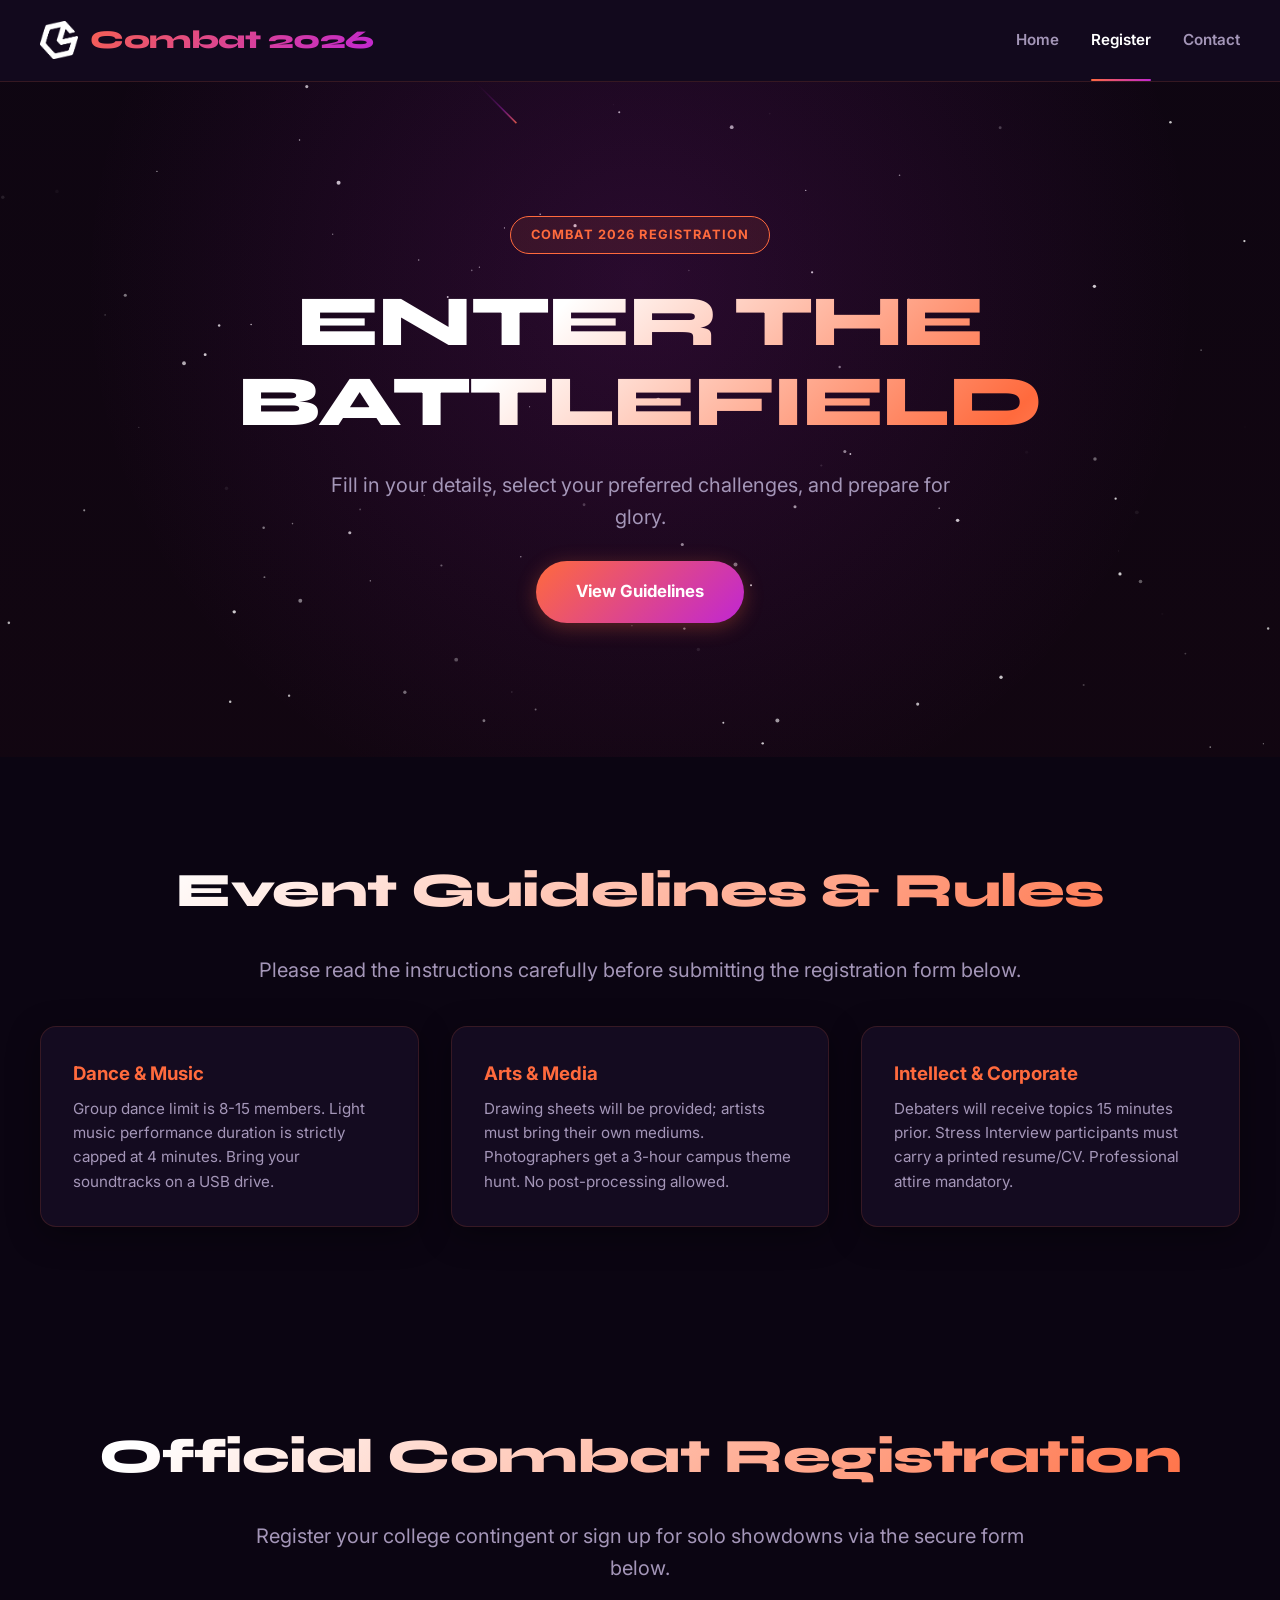
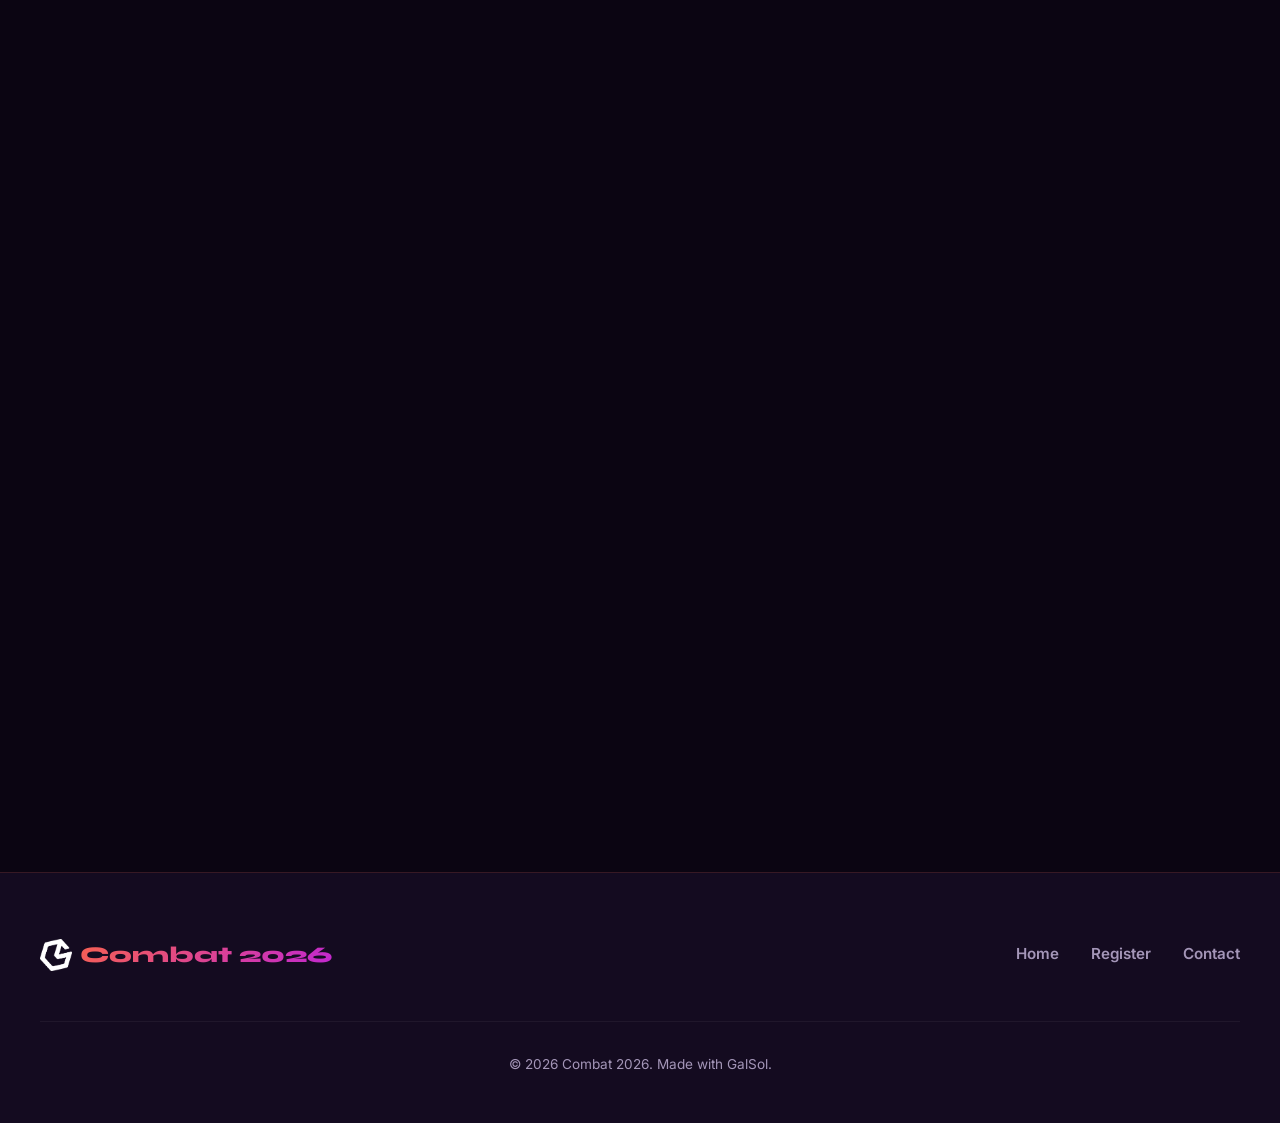
<file: pages/register.html>
<!DOCTYPE html>
<html lang="en">
<head>
<meta charset="utf-8">
<meta name="viewport" content="width=device-width,initial-scale=1">
<title>Register for Combat 2026 | Official Online Registration form</title>
<meta name="description" content="Register your college contingent or sign up for solo events at Combat 2026. Review rules & guidelines for Western Dance, Music, Debates, and Stress Interview.">
<meta name="keywords" content="register Combat 2026, college cultural contest registration, Western Dance event guidelines, Loyola College register, arts contest Chennai">
<meta name="robots" content="index, follow">
<link rel="canonical" href="https://combat2026.galsol.in/pages/register.html">
<meta name="theme-color" content="#ff6a3d">
<link rel="icon" type="image/png" href="../assets/GalSol-White.png">

<meta property="og:type" content="website">
<meta property="og:site_name" content="Combat 2026">
<meta property="og:title" content="Register for Combat 2026 | Contest Guidelines & Rules">
<meta property="og:description" content="Join the battlefield! Read official rules for group and individual events and fill the safe GalSol signup form instantly.">
<meta property="og:image" content="https://images.pexels.com/photos/5152571/pexels-photo-5152571.jpeg?auto=compress&cs=tinysrgb&fit=crop&h=630&w=1200">
<meta property="og:url" content="https://combat2026.galsol.in/pages/register.html">

<meta name="twitter:card" content="summary_large_image">
<meta name="twitter:title" content="Register for Combat 2026 | Official Online Registration form">
<meta name="twitter:description" content="Ready for battle? Review event guidelines and secure your slot for the grand intercollegiate fest.">
<meta name="twitter:image" content="https://images.pexels.com/photos/5152571/pexels-photo-5152571.jpeg?auto=compress&cs=tinysrgb&fit=crop&h=630&w=1200">

<script type="application/ld+json">
{
  "@context": "https://schema.org",
  "@type": "RegisterAction",
  "name": "Register for Combat 2026",
  "target": "https://combat2026.galsol.in/pages/register.html#form-section",
  "description": "Enter Combat 2026, select your cultural battles, and secure your college contingency slot.",
  "provider": {
    "@type": "Organization",
    "name": "Combat 2026 Organizing Committee"
  }
}
</script>

<link rel="preconnect" href="https://fonts.googleapis.com">
<link rel="preconnect" href="https://fonts.gstatic.com" crossorigin>
<link href="https://fonts.googleapis.com/css2?family=Syne:wght@600;700;800&family=Inter:wght@400;500;600;700&display=swap" rel="stylesheet">
<link rel="stylesheet" href="../styles.css">
</head>
<body>
<header class="nav" style="z-index:2000" data-nav data-nav-spotlight>
  <a class="nav-brand" href="../index.html">
    <img src="../assets/GalSol-White.png" alt="Combat 2026" class="nav-logo-img">
    <span>Combat 2026</span>
  </a>
  <nav class="nav-links"><a href="../index.html">Home</a><a href="../pages/register.html" class="active">Register</a><a href="../pages/contact.html">Contact</a></nav>
  <button class="nav-burger" aria-label="Menu" data-burger><span></span><span></span><span></span></button>
</header>
<main>
<section class="hero fx-meteors" data-hero data-stars>
  <div class="hero-bg" data-bg style="background-image:linear-gradient(180deg,rgba(18,6,17,.5),rgba(18,6,17,.95)),url('https://images.pexels.com/photos/5152571/pexels-photo-5152571.jpeg?auto=compress&amp;cs=tinysrgb&amp;fit=crop&amp;h=627&amp;w=1200');background-size:cover;background-position:center"></div>
  <div class="hero-inner">
    <span class="hero-badge reveal">Combat 2026 Registration</span>
    <h1 class="hero-title reveal txt-shiny">ENTER THE BATTLEFIELD</h1>
    <p class="hero-sub reveal">Fill in your details, select your preferred challenges, and prepare for glory.</p>
    <a class="btn btn-lg btn-shine reveal" href="#guidelines">View Guidelines</a>
  </div>
</section>

<section class="section" id="guidelines">
  <div class="section-inner">
    <h2 class="section-title reveal">Event Guidelines &amp; Rules</h2>
    <p class="section-lead reveal" style="margin-bottom:40px">Please read the instructions carefully before submitting the registration form below.</p>
    <div class="grid grid-cards">
      <div class="card reveal" data-glow>
        <h3 style="color:var(--accent);margin-bottom:8px">Dance &amp; Music</h3>
        <p style="font-size:0.95rem;color:var(--muted);margin:0">Group dance limit is 8-15 members. Light music performance duration is strictly capped at 4 minutes. Bring your soundtracks on a USB drive.</p>
      </div>
      <div class="card reveal" data-glow>
        <h3 style="color:var(--accent);margin-bottom:8px">Arts &amp; Media</h3>
        <p style="font-size:0.95rem;color:var(--muted);margin:0">Drawing sheets will be provided; artists must bring their own mediums. Photographers get a 3-hour campus theme hunt. No post-processing allowed.</p>
      </div>
      <div class="card reveal" data-glow>
        <h3 style="color:var(--accent);margin-bottom:8px">Intellect &amp; Corporate</h3>
        <p style="font-size:0.95rem;color:var(--muted);margin:0">Debaters will receive topics 15 minutes prior. Stress Interview participants must carry a printed resume/CV. Professional attire mandatory.</p>
      </div>
    </div>
  </div>
</section>

<section class="section" id="form-section">
  <div class="section-inner reveal">
    <h2 class="section-title">Official Combat Registration</h2>
    <p class="section-lead" style="margin-bottom:32px">Register your college contingent or sign up for solo showdowns via the secure form below.</p>
    
    <iframe src="https://galsol.in/gs-form-view?f=combat-2026-ksdz2&embed=1" title="Registration form" data-gs-auto="1" allowtransparency="true" loading="lazy" style="display:block;width:100%;max-width:720px;margin:0 auto;height:760px;border:0;background:transparent"></iframe>
  </div>
</section>
</main>
<footer class="footer reveal">
  <div class="footer-inner">
    <div class="footer-brand">
      <img src="../assets/GalSol-White.png" alt="Combat 2026" class="footer-logo-img">
      <span>Combat 2026</span>
    </div>
    <nav class="footer-links"><a href="../index.html">Home</a><a href="../pages/register.html">Register</a><a href="../pages/contact.html">Contact</a></nav>
    <div class="footer-copy">© 2026 Combat 2026. Made with GalSol.</div>
  </div>
</footer>

<script src="../script.js"></script>


<script>
/* GalSol GS Form auto-height — sizes the frame to the form. */
(function(){
  if (window.__galsolAutoH) return; window.__galsolAutoH = 1;
  var GALSOL_ORIGIN = "https://galsol.in";
  window.addEventListener('message', function (e) {
    if (e.origin !== GALSOL_ORIGIN) return;
    var d = e.data;
    if (!d || d.source !== 'gsform' || typeof d.height !== 'number') return;
    var frames = document.querySelectorAll('iframe[data-gs-auto="1"]');
    for (var i = 0; i < frames.length; i++) {
      if (frames[i].contentWindow !== e.source) continue;
      var h = Math.ceil(d.height);
      if (!(h > 0)) return;
      if (h < 200) h = 200;
      if (h > 6000) h = 6000;
      frames[i].style.height = h + 'px';
      return;
    }
  });
})();
</script>
</body>
</html>
</file>
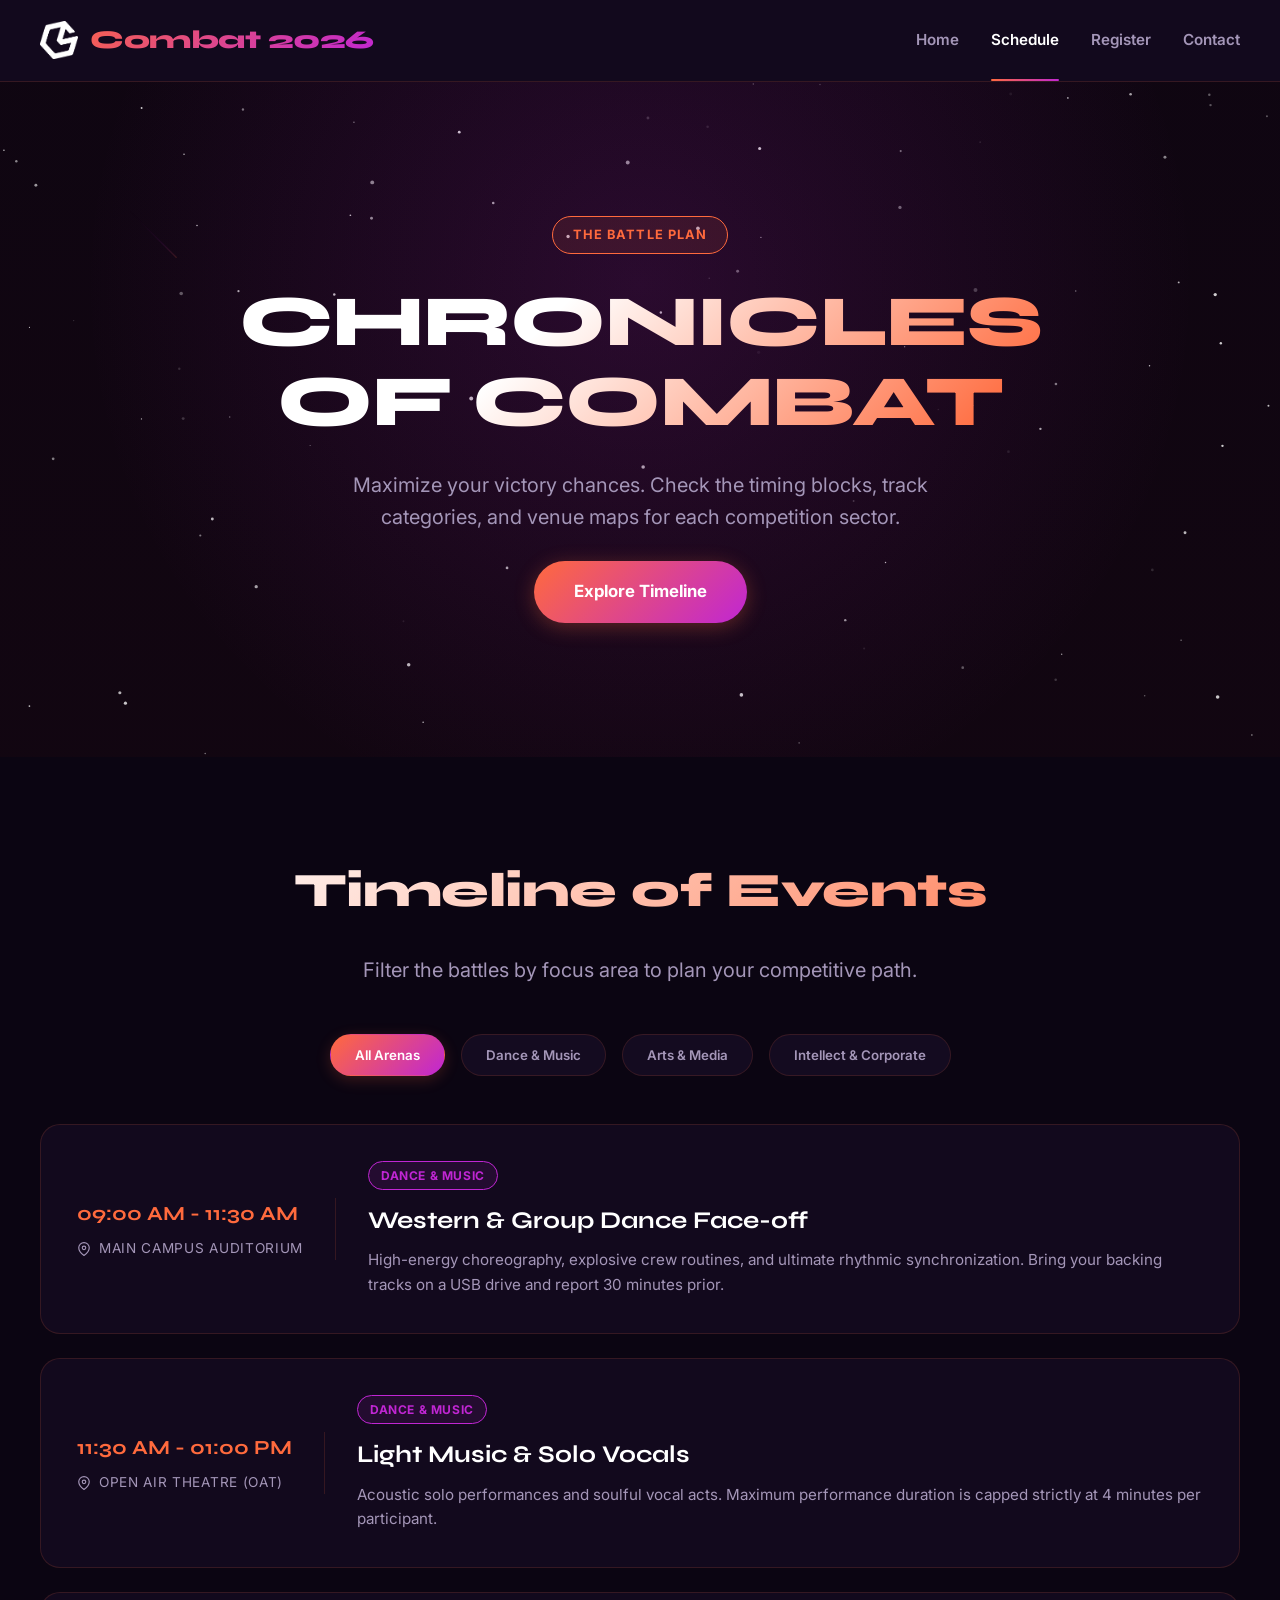
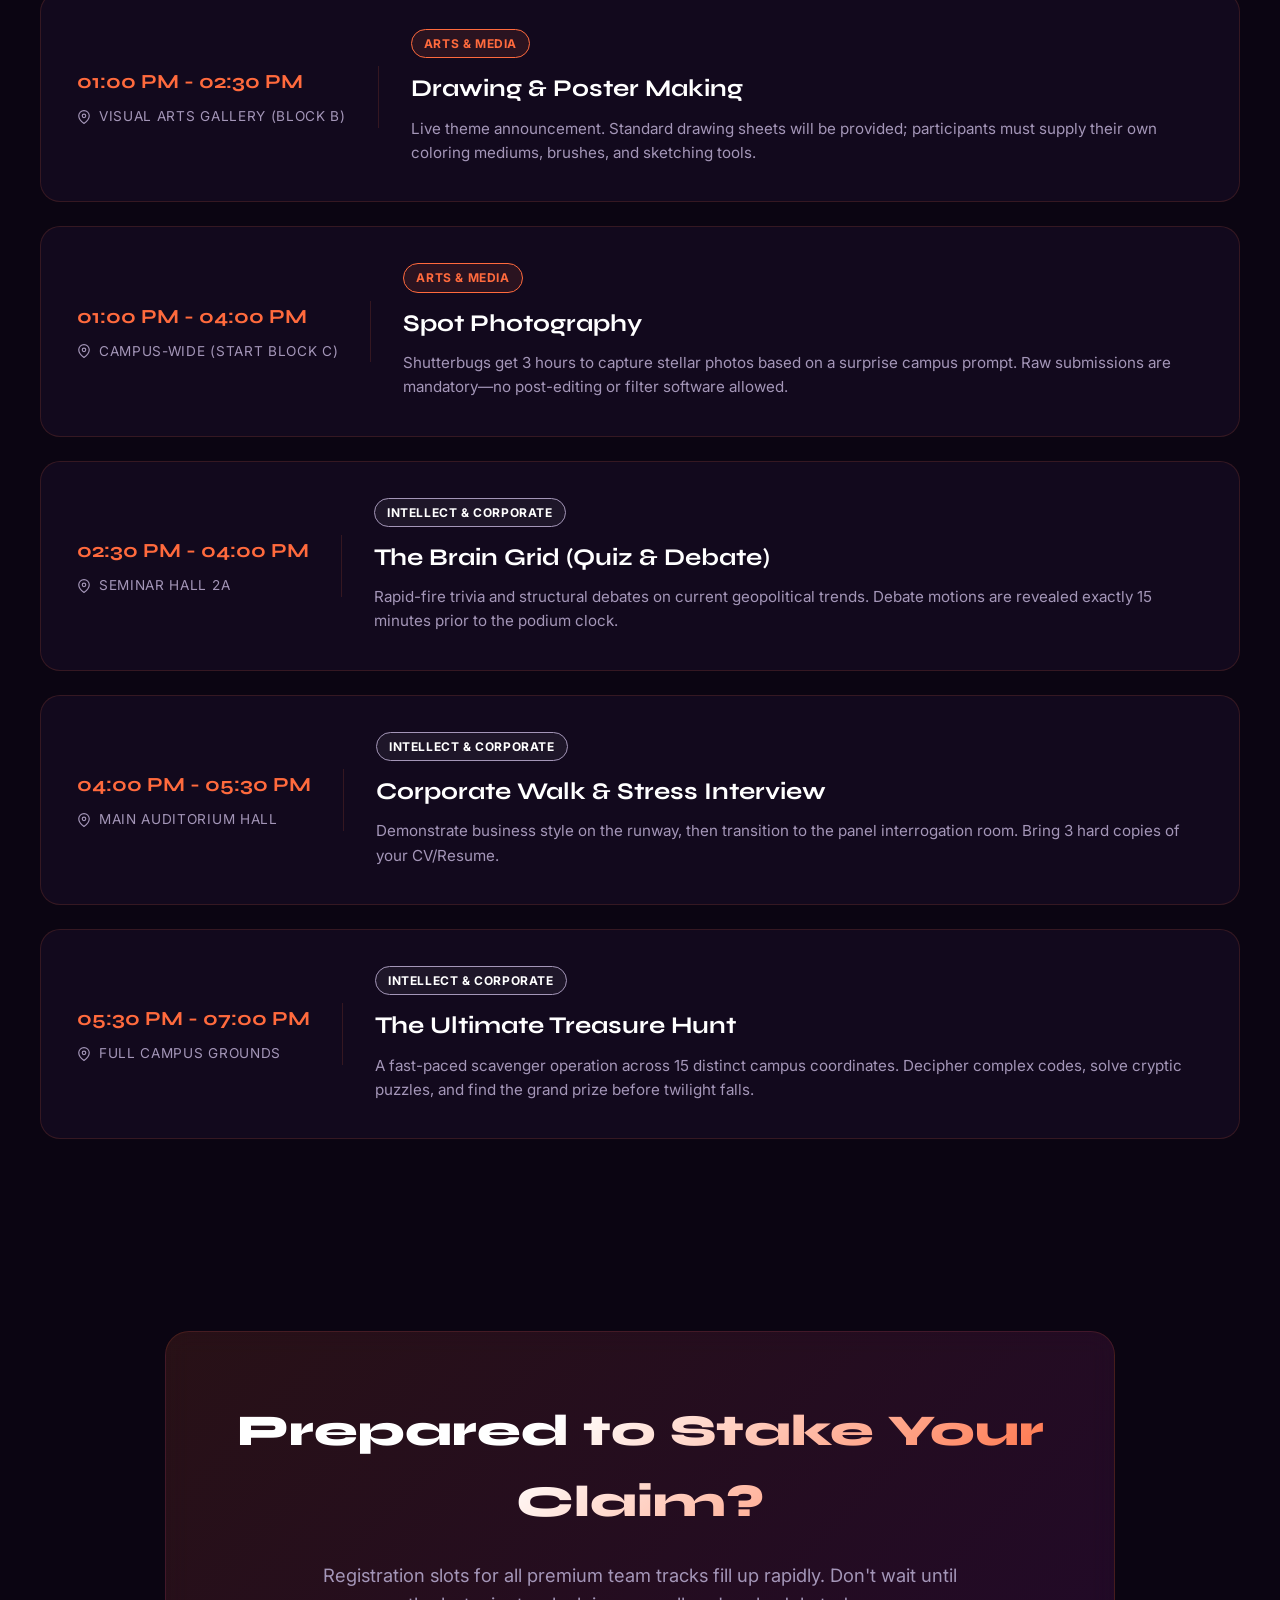
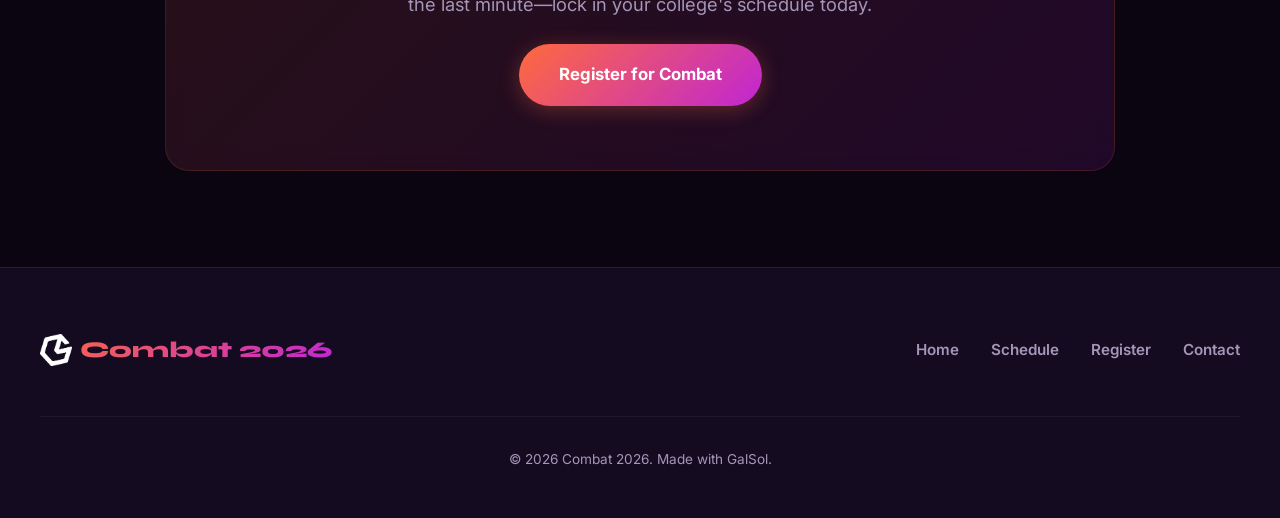
<file: pages/schedule.html>
<!DOCTYPE html>
<html lang="en">
<head>
<meta charset="utf-8">
<meta name="viewport" content="width=device-width,initial-scale=1">
<title>Schedule — Combat 2026</title>
<meta name="description" content="Combat 2026 — complete battle plan, schedule tracks, and timings.">
<meta name="theme-color" content="#ff6a3d">
<link rel="icon" href="data:image/svg+xml,%3Csvg%20xmlns%3D%22http%3A%2F%2Fwww.w3.org%2F2000%2Fsvg%22%20viewBox%3D%220%200%2064%2064%22%3E%3Cdefs%3E%3ClinearGradient%20id%3D%22g%22%20x1%3D%220%22%20y1%3D%220%22%20x2%3D%221%22%20y2%3D%221%22%3E%3Cstop%20offset%3D%220%22%20stop-color%3D%22%23ff6a3d%22%2F%3E%3Cstop%20offset%3D%221%22%20stop-color%3D%22%23c026d3%22%2F%3E%3C%2FlinearGradient%3E%3C%2Fdefs%3E%3Crect%20width%3D%2264%22%20height%3D%2264%22%20rx%3D%2214%22%20fill%3D%22url(%23g)%22%2F%3E%3Ctext%20x%3D%2232%22%20y%3D%2243%22%20font-family%3D%22system-ui%2Csans-serif%22%20font-size%3D%2234%22%20font-weight%3D%22700%22%20fill%3D%22%23fff%22%20text-anchor%3D%22middle%22%3EC%3C%2Ftext%3E%3C%2Fsvg%3E">

<meta property="og:type" content="website">
<meta property="og:site_name" content="Combat 2026">
<meta property="og:title" content="Schedule — Combat 2026">
<meta property="og:description" content="Plan your battle. View complete event times, locations and jury information.">

<link rel="preconnect" href="https://fonts.googleapis.com">
<link rel="preconnect" href="https://fonts.gstatic.com" crossorigin>
<link href="https://fonts.googleapis.com/css2?family=Syne:wght@600;700;800&family=Inter:wght@400;500;600;700&display=swap" rel="stylesheet">
<link rel="stylesheet" href="../styles.css">
<style>
  /* Schedule Filters Styling */
  .schedule-filters {
    display: flex;
    justify-content: center;
    gap: 1rem;
    margin-bottom: 3rem;
    flex-wrap: wrap;
  }
  .filter-btn {
    background: var(--bg2);
    border: 1px solid var(--border);
    color: var(--muted);
    padding: 0.75rem 1.5rem;
    border-radius: 99px;
    cursor: pointer;
    font-family: var(--font-sans);
    font-weight: 600;
    transition: all 0.3s var(--ease);
  }
  .filter-btn:hover, .filter-btn.active {
    background: var(--grad);
    color: #fff;
    border-color: transparent;
    box-shadow: 0 4px 15px rgba(255, 106, 61, 0.2);
  }
  .sched-grid {
    display: grid;
    gap: 1.5rem;
    margin-top: 2rem;
  }
  .sched-card {
    display: flex;
    gap: 2rem;
    padding: 2.25rem;
    background: var(--glass);
    border: 1px solid var(--border);
    border-radius: 20px;
    transition: all 0.3s var(--ease);
    align-items: center;
  }
  .sched-card:hover {
    border-color: var(--accent);
    transform: translateY(-3px);
    box-shadow: 0 10px 25px rgba(255, 106, 61, 0.08);
  }
  .sched-meta {
    min-width: 220px;
    flex-shrink: 0;
    border-right: 1px solid var(--border);
    padding-right: 2rem;
  }
  .sched-meta .time {
    font-family: var(--font-display);
    font-size: 1.25rem;
    font-weight: 700;
    color: var(--accent);
    display: block;
    margin-bottom: 0.5rem;
  }
  .sched-meta .venue {
    font-size: 0.85rem;
    color: var(--muted);
    text-transform: uppercase;
    letter-spacing: 0.05em;
    display: flex;
    align-items: center;
    gap: 0.5rem;
  }
  .sched-meta .venue svg {
    flex-shrink: 0;
  }
  .sched-content {
    flex-grow: 1;
  }
  .sched-tag {
    display: inline-block;
    background: rgba(192, 38, 211, 0.1);
    border: 1px solid var(--accent-alt);
    color: var(--accent-alt);
    font-size: 0.75rem;
    font-weight: 700;
    padding: 0.25rem 0.75rem;
    border-radius: 99px;
    text-transform: uppercase;
    letter-spacing: 0.05em;
    margin-bottom: 0.75rem;
  }
  .sched-tag.arts {
    background: rgba(255, 106, 61, 0.1);
    border-color: var(--accent);
    color: var(--accent);
  }
  .sched-tag.brain {
    background: rgba(255, 255, 255, 0.05);
    border-color: var(--muted);
    color: #fff;
  }
  .sched-title {
    font-family: var(--font-display);
    font-size: 1.5rem;
    font-weight: 700;
    color: #fff;
    margin-bottom: 0.5rem;
  }
  .sched-desc {
    color: var(--muted);
    font-size: 0.95rem;
    line-height: 1.6;
  }
  @media(max-width: 768px) {
    .sched-card {
      flex-direction: column;
      align-items: flex-start;
      gap: 1.25rem;
    }
    .sched-meta {
      border-right: none;
      padding-right: 0;
      min-width: 100%;
      border-bottom: 1px solid var(--border);
      padding-bottom: 1rem;
    }
  }
</style>
</head>
<body>
<header class="nav" style="z-index:2000" data-nav data-nav-spotlight>
  <a class="nav-brand" href="../index.html">
    <img src="../assets/GalSol-White.png" alt="Combat 2026" class="nav-logo-img">
    <span>Combat 2026</span>
  </a>
  <nav class="nav-links"><a href="../index.html">Home</a><a href="../pages/schedule.html" class="active">Schedule</a><a href="../pages/register.html">Register</a><a href="../pages/contact.html">Contact</a></nav>
  <button class="nav-burger" aria-label="Menu" data-burger><span></span><span></span><span></span></button>
</header>
<main>
<section class="hero fx-meteors" data-hero data-stars>
  <div class="hero-bg" data-bg style="background-image:linear-gradient(180deg,rgba(18,6,17,.6),rgba(18,6,17,.95)),url('https://images.pexels.com/photos/12657546/pexels-photo-12657546.jpeg?auto=compress&amp;cs=tinysrgb&amp;fit=crop&amp;h=627&amp;w=1200');background-size:cover;background-position:center"></div>
  <div class="hero-inner">
    <span class="hero-badge reveal">THE BATTLE PLAN</span>
    <h1 class="hero-title reveal txt-shiny">CHRONICLES OF COMBAT</h1>
    <p class="hero-sub reveal">Maximize your victory chances. Check the timing blocks, track categories, and venue maps for each competition sector.</p>
    <a class="btn btn-lg btn-shine reveal" href="#events-schedule">Explore Timeline</a>
  </div>
</section>

<section class="section" id="events-schedule">
  <div class="section-inner">
    <h2 class="section-title reveal">Timeline of Events</h2>
    <p class="section-lead reveal">Filter the battles by focus area to plan your competitive path.</p>

    <!-- Interactive Filters -->
    <div class="schedule-filters reveal">
      <button class="filter-btn active" data-filter="all">All Arenas</button>
      <button class="filter-btn" data-filter="dance-music">Dance &amp; Music</button>
      <button class="filter-btn" data-filter="arts-media">Arts &amp; Media</button>
      <button class="filter-btn" data-filter="intellect-corporate">Intellect &amp; Corporate</button>
    </div>

    <div class="sched-grid">
      <!-- Item 1 -->
      <div class="sched-card reveal" data-glow data-category="dance-music">
        <div class="sched-meta">
          <span class="time">09:00 AM - 11:30 AM</span>
          <span class="venue">
            <svg width="14" height="14" viewBox="0 0 24 24" fill="none" stroke="currentColor" stroke-width="2"><path d="M21 10c0 7-9 13-9 13s-9-6-9-13a9 9 0 0 1 18 0z"></path><circle cx="12" cy="10" r="3"></circle></svg>
            Main Campus Auditorium
          </span>
        </div>
        <div class="sched-content">
          <span class="sched-tag">Dance &amp; Music</span>
          <h3 class="sched-title">Western &amp; Group Dance Face-off</h3>
          <p class="sched-desc">High-energy choreography, explosive crew routines, and ultimate rhythmic synchronization. Bring your backing tracks on a USB drive and report 30 minutes prior.</p>
        </div>
      </div>

      <!-- Item 2 -->
      <div class="sched-card reveal" data-glow data-category="dance-music">
        <div class="sched-meta">
          <span class="time">11:30 AM - 01:00 PM</span>
          <span class="venue">
            <svg width="14" height="14" viewBox="0 0 24 24" fill="none" stroke="currentColor" stroke-width="2"><path d="M21 10c0 7-9 13-9 13s-9-6-9-13a9 9 0 0 1 18 0z"></path><circle cx="12" cy="10" r="3"></circle></svg>
            Open Air Theatre (OAT)
          </span>
        </div>
        <div class="sched-content">
          <span class="sched-tag">Dance &amp; Music</span>
          <h3 class="sched-title">Light Music &amp; Solo Vocals</h3>
          <p class="sched-desc">Acoustic solo performances and soulful vocal acts. Maximum performance duration is capped strictly at 4 minutes per participant.</p>
        </div>
      </div>

      <!-- Item 3 -->
      <div class="sched-card reveal" data-glow data-category="arts-media">
        <div class="sched-meta">
          <span class="time">01:00 PM - 02:30 PM</span>
          <span class="venue">
            <svg width="14" height="14" viewBox="0 0 24 24" fill="none" stroke="currentColor" stroke-width="2"><path d="M21 10c0 7-9 13-9 13s-9-6-9-13a9 9 0 0 1 18 0z"></path><circle cx="12" cy="10" r="3"></circle></svg>
            Visual Arts Gallery (Block B)
          </span>
        </div>
        <div class="sched-content">
          <span class="sched-tag arts">Arts &amp; Media</span>
          <h3 class="sched-title">Drawing &amp; Poster Making</h3>
          <p class="sched-desc">Live theme announcement. Standard drawing sheets will be provided; participants must supply their own coloring mediums, brushes, and sketching tools.</p>
        </div>
      </div>

      <!-- Item 4 -->
      <div class="sched-card reveal" data-glow data-category="arts-media">
        <div class="sched-meta">
          <span class="time">01:00 PM - 04:00 PM</span>
          <span class="venue">
            <svg width="14" height="14" viewBox="0 0 24 24" fill="none" stroke="currentColor" stroke-width="2"><path d="M21 10c0 7-9 13-9 13s-9-6-9-13a9 9 0 0 1 18 0z"></path><circle cx="12" cy="10" r="3"></circle></svg>
            Campus-wide (Start Block C)
          </span>
        </div>
        <div class="sched-content">
          <span class="sched-tag arts">Arts &amp; Media</span>
          <h3 class="sched-title">Spot Photography</h3>
          <p class="sched-desc">Shutterbugs get 3 hours to capture stellar photos based on a surprise campus prompt. Raw submissions are mandatory—no post-editing or filter software allowed.</p>
        </div>
      </div>

      <!-- Item 5 -->
      <div class="sched-card reveal" data-glow data-category="intellect-corporate">
        <div class="sched-meta">
          <span class="time">02:30 PM - 04:00 PM</span>
          <span class="venue">
            <svg width="14" height="14" viewBox="0 0 24 24" fill="none" stroke="currentColor" stroke-width="2"><path d="M21 10c0 7-9 13-9 13s-9-6-9-13a9 9 0 0 1 18 0z"></path><circle cx="12" cy="10" r="3"></circle></svg>
            Seminar Hall 2A
          </span>
        </div>
        <div class="sched-content">
          <span class="sched-tag brain">Intellect &amp; Corporate</span>
          <h3 class="sched-title">The Brain Grid (Quiz &amp; Debate)</h3>
          <p class="sched-desc">Rapid-fire trivia and structural debates on current geopolitical trends. Debate motions are revealed exactly 15 minutes prior to the podium clock.</p>
        </div>
      </div>

      <!-- Item 6 -->
      <div class="sched-card reveal" data-glow data-category="intellect-corporate">
        <div class="sched-meta">
          <span class="time">04:00 PM - 05:30 PM</span>
          <span class="venue">
            <svg width="14" height="14" viewBox="0 0 24 24" fill="none" stroke="currentColor" stroke-width="2"><path d="M21 10c0 7-9 13-9 13s-9-6-9-13a9 9 0 0 1 18 0z"></path><circle cx="12" cy="10" r="3"></circle></svg>
            Main Auditorium Hall
          </span>
        </div>
        <div class="sched-content">
          <span class="sched-tag brain">Intellect &amp; Corporate</span>
          <h3 class="sched-title">Corporate Walk &amp; Stress Interview</h3>
          <p class="sched-desc">Demonstrate business style on the runway, then transition to the panel interrogation room. Bring 3 hard copies of your CV/Resume.</p>
        </div>
      </div>

      <!-- Item 7 -->
      <div class="sched-card reveal" data-glow data-category="intellect-corporate">
        <div class="sched-meta">
          <span class="time">05:30 PM - 07:00 PM</span>
          <span class="venue">
            <svg width="14" height="14" viewBox="0 0 24 24" fill="none" stroke="currentColor" stroke-width="2"><path d="M21 10c0 7-9 13-9 13s-9-6-9-13a9 9 0 0 1 18 0z"></path><circle cx="12" cy="10" r="3"></circle></svg>
            Full Campus Grounds
          </span>
        </div>
        <div class="sched-content">
          <span class="sched-tag brain">Intellect &amp; Corporate</span>
          <h3 class="sched-title">The Ultimate Treasure Hunt</h3>
          <p class="sched-desc">A fast-paced scavenger operation across 15 distinct campus coordinates. Decipher complex codes, solve cryptic puzzles, and find the grand prize before twilight falls.</p>
        </div>
      </div>
    </div>
  </div>
</section>

<section class="section cta" id="register">
  <div class="section-inner cta-inner reveal" data-spotlight>
    <h2 class="cta-title txt-shiny">Prepared to Stake Your Claim?</h2>
    <p class="cta-sub">Registration slots for all premium team tracks fill up rapidly. Don't wait until the last minute—lock in your college's schedule today.</p>
    <a class="btn btn-lg btn-shine" href="../pages/register.html">Register for Combat</a>
  </div>
</section>
</main>
<footer class="footer reveal">
  <div class="footer-inner">
    <div class="footer-brand">
      <img src="../assets/GalSol-White.png" alt="Combat 2026" class="footer-logo-img">
      <span>Combat 2026</span>
    </div>
    <nav class="footer-links"><a href="../index.html">Home</a><a href="../pages/schedule.html">Schedule</a><a href="../pages/register.html">Register</a><a href="../pages/contact.html">Contact</a></nav>
    <div class="footer-copy">© 2026 Combat 2026. Made with GalSol.</div>
  </div>
</footer>

<script src="../script.js"></script>
<script>
  // Simple category filtering
  const filterBtns = document.querySelectorAll('.filter-btn');
  const schedCards = document.querySelectorAll('.sched-card');

  filterBtns.forEach(btn => {
    btn.addEventListener('click', () => {
      // Toggle active state
      filterBtns.forEach(b => b.classList.remove('active'));
      btn.classList.add('active');

      const filterValue = btn.getAttribute('data-filter');

      schedCards.forEach(card => {
        if (filterValue === 'all' || card.getAttribute('data-category') === filterValue) {
          card.style.display = 'flex';
        } else {
          card.style.display = 'none';
        }
      });
    });
  });
</script>
</body>
</html>
</file>
<file: styles.css>
/* Base & Theme Variable setup */
:root {
  --bg: #0b0512;
  --bg2: #140b20;
  --fg: #f5f2f9;
  --muted: #a496b8;
  --accent: #ff6a3d;
  --accent-alt: #c026d3;
  --grad: linear-gradient(135deg, #ff6a3d 0%, #c026d3 100%);
  --grad-text: linear-gradient(135deg, #ffffff 10%, #ff6a3d 100%);
  --border: rgba(255, 106, 61, 0.15);
  --border-glow: rgba(192, 38, 211, 0.3);
  --glass: rgba(20, 11, 32, 0.85);
  --glass-border: rgba(255, 255, 255, 0.08);
  --font-sans: 'Inter', system-ui, -apple-system, sans-serif;
  --font-display: 'Syne', sans-serif;
  --ease: cubic-bezier(0.16, 1, 0.3, 1);
  --shadow: 0 8px 32px 0 rgba(0, 0, 0, 0.37);
}

* {
  box-sizing: border-box;
  margin: 0;
  padding: 0;
}

html {
  scroll-behavior: smooth;
  background-color: var(--bg);
  color: var(--fg);
  font-family: var(--font-sans);
  -webkit-font-smoothing: antialiased;
}

body {
  overflow-x: hidden;
  line-height: 1.6;
}

/* Custom Scrollbar */
::-webkit-scrollbar {
  width: 10px;
}
::-webkit-scrollbar-track {
  background: var(--bg);
}
::-webkit-scrollbar-thumb {
  background: #25163b;
  border-radius: 5px;
}
::-webkit-scrollbar-thumb:hover {
  background: var(--accent);
}

/* Navigation Header */
.nav {
  display: flex;
  align-items: center;
  justify-content: space-between;
  padding: 1.25rem 2.5rem;
  position: sticky;
  top: 0;
  z-index: 2000;
  background: var(--glass);
  backdrop-filter: blur(12px);
  -webkit-backdrop-filter: blur(12px);
  border-bottom: 1px solid var(--border);
}

.nav-brand {
  font-family: var(--font-display);
  font-weight: 800;
  font-size: 1.6rem;
  color: #fff;
  text-decoration: none;
  background: var(--grad);
  -webkit-background-clip: text;
  -webkit-text-fill-color: transparent;
  letter-spacing: -0.02em;
  display: flex;
  align-items: center;
  gap: 0.75rem;
}

.nav-logo-img {
  height: 38px;
  width: auto;
  object-fit: contain;
  display: block;
}

.nav-links {
  display: flex;
  align-items: center;
  gap: 2rem;
}

.nav-links a {
  font-family: var(--font-sans);
  font-size: 0.95rem;
  font-weight: 600;
  color: var(--muted);
  text-decoration: none;
  transition: color 0.3s var(--ease);
  padding: 0.5rem 0;
}

.nav-links a:hover,
.nav-links a.active {
  color: #fff;
}

.nav-burger {
  display: none;
  background: none;
  border: none;
  cursor: pointer;
  flex-direction: column;
  gap: 6px;
  padding: 6px;
}

.nav-burger span {
  display: block;
  width: 24px;
  height: 2px;
  background: #fff;
  transition: transform 0.3s var(--ease), opacity 0.3s var(--ease);
}

/* Hero Section */
.hero {
  position: relative;
  min-height: 75vh;
  display: flex;
  align-items: center;
  justify-content: center;
  text-align: center;
  padding: 6rem 1.5rem;
  overflow: hidden;
}

.hero-bg {
  position: absolute;
  inset: 0;
  z-index: 0;
}

.hero::after {
  content: '';
  position: absolute;
  inset: 0;
  background: radial-gradient(circle at 50% 30%, rgba(192, 38, 211, 0.15), transparent 70%);
  pointer-events: none;
  z-index: 1;
}

.hero-inner {
  position: relative;
  z-index: 2;
  max-width: 850px;
  display: flex;
  flex-direction: column;
  align-items: center;
  gap: 1.75rem;
}

.hero-badge {
  background: rgba(255, 106, 61, 0.1);
  border: 1px solid var(--accent);
  color: var(--accent);
  padding: 0.5rem 1.25rem;
  border-radius: 99px;
  font-weight: 700;
  font-size: 0.8rem;
  letter-spacing: 0.08em;
  text-transform: uppercase;
}

.hero-title {
  font-family: var(--font-display);
  font-size: clamp(2.5rem, 6vw, 4.5rem);
  line-height: 1.1;
  font-weight: 800;
  letter-spacing: -0.02em;
}

.hero-sub {
  font-size: clamp(1.05rem, 2vw, 1.25rem);
  color: var(--muted);
  max-width: 650px;
  line-height: 1.6;
}

/* Buttons */
.btn {
  display: inline-flex;
  align-items: center;
  justify-content: center;
  padding: 0.85rem 2rem;
  font-family: var(--font-sans);
  font-size: 0.95rem;
  font-weight: 700;
  border-radius: 99px;
  text-decoration: none;
  border: none;
  cursor: pointer;
  transition: transform 0.3s var(--ease), box-shadow 0.3s var(--ease), filter 0.3s var(--ease);
  position: relative;
  overflow: hidden;
}

.btn-lg {
  padding: 1.1rem 2.5rem;
  font-size: 1.05rem;
}

.btn-shine {
  background: var(--grad);
  color: #fff;
  box-shadow: 0 4px 20px rgba(255, 106, 61, 0.3);
}

.btn-shine:hover {
  transform: translateY(-2px);
  box-shadow: 0 6px 25px rgba(255, 106, 61, 0.5);
  filter: brightness(1.1);
}

.btn-shine::after {
  content: '';
  position: absolute;
  top: -50%;
  left: -50%;
  width: 200%;
  height: 200%;
  background: linear-gradient(45deg, transparent 45%, rgba(255,255,255,0.4) 50%, transparent 55%);
  transform: rotate(45deg);
  transition: transform 0.5s var(--ease);
  opacity: 0;
}

.btn-shine:hover::after {
  transform: translate(50%, 50%) rotate(45deg);
  opacity: 1;
}

/* Sections */
.section {
  padding: 6rem 1.5rem;
  position: relative;
}

.section-inner {
  max-width: 1200px;
  margin: 0 auto;
}

.section-title {
  font-family: var(--font-display);
  font-size: clamp(2rem, 4vw, 3rem);
  font-weight: 800;
  text-align: center;
  margin-bottom: 3rem;
  background: var(--grad-text);
  -webkit-background-clip: text;
  -webkit-text-fill-color: transparent;
  letter-spacing: -0.01em;
}

.section-lead {
  font-size: clamp(1.1rem, 2vw, 1.25rem);
  color: var(--muted);
  text-align: center;
  max-width: 800px;
  margin: -1.5rem auto 3rem;
  line-height: 1.6;
}

/* Marquee infinite scroll */
.marquee {
  overflow: hidden;
  white-space: nowrap;
}

.marquee-track {
  display: flex;
  width: max-content;
  animation: marqueeRun 25s linear infinite;
}

.marquee-track span {
  flex-shrink: 0;
  padding-right: 3rem;
}

@keyframes marqueeRun {
  0% { transform: translate3d(0, 0, 0); }
  100% { transform: translate3d(-50%, 0, 0); }
}

/* Countdown Clock */
.countdown {
  display: flex;
  justify-content: center;
  gap: 1.5rem;
  flex-wrap: wrap;
  margin-top: 1rem;
}

.cd-unit {
  background: var(--bg2);
  border: 1px solid var(--border);
  padding: 1.5rem;
  min-width: 110px;
  border-radius: 16px;
  display: flex;
  flex-direction: column;
  align-items: center;
  box-shadow: var(--shadow);
  transition: border-color 0.3s var(--ease), transform 0.3s var(--ease);
}

.cd-unit:hover {
  border-color: var(--accent);
  transform: translateY(-2px);
}

.cd-unit span {
  font-family: var(--font-display);
  font-size: 2.75rem;
  font-weight: 800;
  color: #fff;
  line-height: 1;
}

.cd-unit small {
  font-size: 0.75rem;
  color: var(--muted);
  text-transform: uppercase;
  letter-spacing: 0.1em;
  margin-top: 0.5rem;
}

/* Schedule List */
.schedule {
  max-width: 850px;
  margin: 0 auto;
  display: flex;
  flex-direction: column;
  gap: 1.25rem;
}

.sched-item {
  display: flex;
  gap: 2.5rem;
  padding: 2rem;
  background: var(--glass);
  border: 1px solid var(--border);
  border-radius: 16px;
  transition: transform 0.3s var(--ease), border-color 0.3s var(--ease);
  backdrop-filter: blur(8px);
  -webkit-backdrop-filter: blur(8px);
}

.sched-item:hover {
  border-color: var(--accent);
  transform: translateY(-2px);
}

.sched-time {
  font-family: var(--font-display);
  font-size: 1.1rem;
  font-weight: 700;
  color: var(--accent);
  min-width: 180px;
  flex-shrink: 0;
}

.sched-body {
  flex-grow: 1;
}

.sched-title {
  font-family: var(--font-display);
  font-size: 1.4rem;
  font-weight: 700;
  color: #fff;
  margin-bottom: 0.5rem;
}

.sched-desc {
  color: var(--muted);
  font-size: 0.95rem;
  line-height: 1.6;
}

/* Grid & Cards */
.grid {
  display: grid;
  gap: 2rem;
}

.grid-cards {
  grid-template-columns: repeat(auto-fit, minmax(250px, 1fr));
}

.card {
  background: var(--bg2);
  border: 1px solid var(--border);
  padding: 2rem;
  border-radius: 16px;
  position: relative;
  overflow: hidden;
  transition: border-color 0.3s var(--ease), transform 0.3s var(--ease), box-shadow 0.3s var(--ease);
  box-shadow: var(--shadow);
}

.card:hover {
  border-color: var(--accent);
  transform: translateY(-4px);
  box-shadow: 0 10px 30px rgba(255, 106, 61, 0.1);
}

/* Speaker / Jury design */
.speaker {
  text-align: center;
  display: flex;
  flex-direction: column;
  align-items: center;
  gap: 1rem;
}

.speaker-photo {
  width: 140px;
  height: 140px;
  border-radius: 50%;
  background-size: cover;
  background-position: center;
  border: 3px solid var(--border);
  transition: border-color 0.3s var(--ease), transform 0.3s var(--ease);
}

.card.speaker:hover .speaker-photo {
  border-color: var(--accent);
  transform: scale(1.05);
}

.speaker-name {
  font-family: var(--font-display);
  font-size: 1.3rem;
  font-weight: 700;
  color: #fff;
}

.speaker-role {
  font-size: 0.85rem;
  color: var(--muted);
  line-height: 1.4;
}

/* Gallery Grid */
.gallery {
  display: grid;
  grid-template-columns: repeat(auto-fill, minmax(280px, 1fr));
  gap: 1.5rem;
}

.gallery-item {
  height: 240px;
  border-radius: 16px;
  background-size: cover;
  background-position: center;
  border: 1px solid var(--border);
  transition: transform 0.4s var(--ease), border-color 0.4s var(--ease), box-shadow 0.4s var(--ease);
  position: relative;
  overflow: hidden;
  cursor: pointer;
}

.gallery-item:hover {
  transform: scale(1.03);
  border-color: var(--accent);
  box-shadow: 0 10px 30px rgba(255, 106, 61, 0.25);
}

/* CTA Showdown section */
.cta-inner {
  background: linear-gradient(135deg, rgba(255, 106, 61, 0.12), rgba(192, 38, 211, 0.12));
  border: 1px solid var(--border);
  padding: 4rem 2rem;
  border-radius: 24px;
  max-width: 950px;
  margin: 0 auto;
  display: flex;
  flex-direction: column;
  align-items: center;
  gap: 1.5rem;
  position: relative;
  overflow: hidden;
  backdrop-filter: blur(12px);
  -webkit-backdrop-filter: blur(12px);
}

.cta-title {
  font-size: clamp(1.8rem, 3.5vw, 2.75rem);
  font-weight: 800;
  font-family: var(--font-display);
  color: #fff;
  text-align: center;
}

.cta-sub {
  font-size: clamp(1rem, 2vw, 1.15rem);
  color: var(--muted);
  max-width: 650px;
  text-align: center;
}

/* Footer styling */
.footer {
  border-top: 1px solid var(--border);
  padding: 4rem 1.5rem 3rem;
  background: var(--bg2);
}

.footer-inner {
  max-width: 1200px;
  margin: 0 auto;
  display: flex;
  align-items: center;
  justify-content: space-between;
  flex-wrap: wrap;
  gap: 2rem;
}

.footer-brand {
  font-family: var(--font-display);
  font-weight: 800;
  font-size: 1.4rem;
  background: var(--grad);
  -webkit-background-clip: text;
  -webkit-text-fill-color: transparent;
  display: flex;
  align-items: center;
  gap: 0.5rem;
}

.footer-logo-img {
  height: 32px;
  width: auto;
  object-fit: contain;
  display: block;
}

.footer-links {
  display: flex;
  gap: 2rem;
}

.footer-links a {
  color: var(--muted);
  text-decoration: none;
  font-size: 0.95rem;
  font-weight: 600;
  transition: color 0.3s var(--ease);
}

.footer-links a:hover {
  color: #fff;
}

.footer-copy {
  font-size: 0.85rem;
  color: var(--muted);
  width: 100%;
  text-align: center;
  border-top: 1px solid rgba(255, 255, 255, 0.05);
  padding-top: 2rem;
  margin-top: 1rem;
}

/* Contact Form Section with Smudged White Background and ultra-smooth dark-to-light gradient connections */
.contact-form-section {
  background: linear-gradient(180deg, 
    var(--bg) 0%, 
    #eae7f2 6%, 
    #ffffff 12%, 
    #ffffff 88%,
    #eae7f2 94%, 
    var(--bg2) 100%
  );
  color: #0b0512;
  border-top: none;
  border-bottom: none;
  position: relative;
  padding-top: 8rem;
  padding-bottom: 8rem;
}

.contact-form-section .section-title {
  background: linear-gradient(135deg, #0b0512 30%, var(--accent) 100%);
  -webkit-background-clip: text;
  -webkit-text-fill-color: transparent;
  color: #0b0512; /* Fallback for browsers that do not support text fill */
}

.contact-form-section .section-lead {
  color: #1a0933; /* Very dark deep purple/black for crisp legibility */
  font-weight: 500;
}

/* Contact Page Specific Styles */
.contact-layout {
  display: grid;
  grid-template-columns: 1fr 1fr;
  gap: 3.5rem;
  align-items: start;
}

.contact-card {
  display: flex;
  gap: 1.5rem;
  align-items: flex-start;
  padding: 1.75rem;
  background: var(--bg2);
  border: 1px solid var(--border);
}

.contact-icon {
  background: rgba(255, 106, 61, 0.1);
  border: 1px solid var(--border);
  border-radius: 12px;
  width: 48px;
  height: 48px;
  display: flex;
  align-items: center;
  justify-content: center;
  flex-shrink: 0;
}

.contact-link {
  color: #fff;
  text-decoration: none;
  font-weight: 700;
  transition: color 0.3s;
}

.contact-link:hover {
  color: var(--accent);
}

.contact-desc {
  font-size: 0.85rem;
  color: var(--muted);
  margin-top: 0.25rem;
}

.contact-val {
  color: var(--fg);
  font-size: 0.95rem;
  line-height: 1.5;
}

.socials-box {
  margin-top: 2rem;
  padding: 1rem 0;
}

.socials-box h3 {
  font-family: var(--font-display);
  font-size: 1.2rem;
  color: #fff;
  margin-bottom: 1rem;
}

.social-icons {
  display: flex;
  gap: 1rem;
}

.social-btn {
  width: 44px;
  height: 44px;
  border-radius: 50%;
  border: 1px solid var(--border);
  background: rgba(255, 255, 255, 0.03);
  color: var(--muted);
  display: flex;
  align-items: center;
  justify-content: center;
  transition: all 0.3s var(--ease);
}

.social-btn:hover {
  border-color: var(--accent);
  background: rgba(255, 106, 61, 0.1);
  color: #fff;
  transform: translateY(-3px);
  box-shadow: 0 5px 15px rgba(255, 106, 61, 0.2);
}

.contact-map-container {
  position: sticky;
  top: 120px;
}

.map-card {
  padding: 0;
  overflow: hidden;
}

.google-map {
  width: 100%;
  height: 350px;
  border: 0;
  display: block;
  filter: grayscale(1) invert(0.9) contrast(1.2);
}

.map-details {
  padding: 1.75rem;
  border-top: 1px solid var(--border);
}

.map-tag {
  display: inline-block;
  font-family: var(--font-display);
  font-size: 0.8rem;
  font-weight: 700;
  color: var(--accent);
  letter-spacing: 0.05em;
  margin-bottom: 0.5rem;
}

.map-details p {
  font-size: 0.9rem;
  color: var(--muted);
  line-height: 1.6;
}

@media (max-width: 992px) {
  .contact-layout {
    grid-template-columns: 1fr;
    gap: 2.5rem;
  }
  .contact-map-container {
    position: relative;
    top: 0;
  }
}

/* Shimmer animations & shiny text effects */
.txt-shiny {
  background: linear-gradient(135deg, #fff 20%, var(--accent) 50%, #fff 80%);
  background-size: 200% auto;
  -webkit-background-clip: text;
  -webkit-text-fill-color: transparent;
  animation: shineText 6s linear infinite;
}

@keyframes shineText {
  0% { background-position: 0% center; }
  100% { background-position: 200% center; }
}

/* Navigation spotlight styling */
[data-nav-spotlight] {
  position: relative;
  overflow: hidden;
}

[data-nav-spotlight]::before {
  content: '';
  position: absolute;
  inset: 0;
  pointer-events: none;
  background: radial-gradient(110px circle at var(--nspx,-999px) 50%, color-mix(in srgb, var(--accent) 24%, transparent), transparent 70%);
  opacity: 0;
  transition: opacity .3s;
}

[data-nav-spotlight]:hover::before {
  opacity: 1;
}

[data-nav-spotlight] .nav-ind {
  position: absolute;
  bottom: 0;
  height: 2px;
  background: var(--grad);
  border-radius: 2px;
  transition: left .35s var(--ease), width .35s var(--ease);
  pointer-events: none;
}

/* Responsive Styles with Premium Fixed Mobile/Tablet Slide-out Drawer */
@media (max-width: 992px) {
  .nav {
    padding: 1rem 1.5rem;
    backdrop-filter: none;
    -webkit-backdrop-filter: none;
    background: rgba(11, 5, 18, 0.98);
  }
  
  /* Redesigned Tablet & Mobile Navigation Menu Drawer */
  .nav-links {
    position: fixed;
    top: 0;
    right: -100%;
    width: 80%;
    max-width: 360px;
    height: 100vh;
    background: rgba(11, 5, 18, 0.98);
    backdrop-filter: blur(20px);
    -webkit-backdrop-filter: blur(20px);
    border-left: 1px solid var(--border);
    flex-direction: column;
    justify-content: center;
    align-items: flex-start;
    padding: 6rem 2.5rem 3rem;
    gap: 2rem;
    z-index: 2100;
    visibility: hidden;
    pointer-events: none;
    transition: right 0.4s cubic-bezier(0.16, 1, 0.3, 1), visibility 0.4s cubic-bezier(0.16, 1, 0.3, 1), box-shadow 0.4s var(--ease);
    box-shadow: none;
    display: flex; /* Always display flex but offscreen via right: -100% */
  }
  
  .nav-links::before {
    content: '';
    position: absolute;
    top: 0;
    left: 0;
    width: 2px;
    height: 100%;
    background: var(--grad);
    opacity: 0.8;
  }
  
  .nav-links.active {
    right: 0;
    visibility: visible;
    pointer-events: auto;
    box-shadow: -10px 0 40px rgba(0, 0, 0, 0.8), -5px 0 25px rgba(255, 106, 61, 0.15);
  }
  
  .nav-links a {
    font-family: var(--font-display);
    font-size: 1.6rem;
    font-weight: 800;
    width: 100%;
    padding: 0.75rem 0;
    border-bottom: 1px solid rgba(255, 255, 255, 0.05);
    display: flex;
    align-items: center;
    justify-content: space-between;
    transition: color 0.3s, border-color 0.3s;
  }
  
  .nav-links a::after {
    content: '→';
    font-size: 1.2rem;
    color: var(--accent);
    opacity: 0.5;
    transition: transform 0.3s;
  }
  
  .nav-links a:hover::after,
  .nav-links a.active::after {
    opacity: 1;
    transform: translateX(5px);
  }
  
  .nav-links a:hover,
  .nav-links a.active {
    color: #fff;
    border-bottom-color: var(--accent);
  }
  
  /* Premium Glowing Round Mobile Burger Trigger */
  .nav-burger {
    display: flex;
    position: relative;
    z-index: 2200; /* Keeps button above the menu panel drawer and nav */
    width: 44px;
    height: 44px;
    border-radius: 50%;
    background: rgba(255, 255, 255, 0.03);
    border: 1px solid rgba(255, 255, 255, 0.08);
    align-items: center;
    justify-content: center;
    transition: background 0.3s, border-color 0.3s, transform 0.3s, box-shadow 0.3s;
    outline: none;
    padding: 0;
  }
  
  .nav-burger:hover {
    background: rgba(255, 106, 61, 0.08);
    border-color: var(--accent);
    box-shadow: 0 0 15px rgba(255, 106, 61, 0.2);
  }
  
  .nav-burger span {
    position: absolute;
    left: 50%;
    top: 50%;
    width: 18px;
    height: 2px;
    background: #fff;
    border-radius: 2px;
    transition: transform 0.3s cubic-bezier(0.16, 1, 0.3, 1), opacity 0.3s, background 0.3s;
  }
  
  /* Burger offsets centered explicitly for mobile cross-browser rendering stability */
  .nav-burger span:nth-child(1) {
    transform: translate(-50%, -50%) translateY(-6px);
  }
  .nav-burger span:nth-child(2) {
    transform: translate(-50%, -50%);
    opacity: 1;
  }
  .nav-burger span:nth-child(3) {
    transform: translate(-50%, -50%) translateY(6px);
  }
  
  /* Interactive Morph to Close Cross */
  .nav-burger.open {
    background: rgba(192, 38, 211, 0.12);
    border-color: var(--accent-alt);
    box-shadow: 0 0 15px rgba(192, 38, 211, 0.3);
  }
  
  .nav-burger.open span:nth-child(1) {
    transform: translate(-50%, -50%) rotate(45deg);
  }
  .nav-burger.open span:nth-child(2) {
    opacity: 0;
    transform: translate(-50%, -50%) scale(0);
  }
  .nav-burger.open span:nth-child(3) {
    transform: translate(-50%, -50%) rotate(-45deg);
  }
  
  .sched-item {
    flex-direction: column;
    gap: 0.75rem;
  }
  
  .sched-time {
    min-width: auto;
  }
  
  .footer-inner {
    flex-direction: column;
    align-items: center;
    gap: 1.5rem;
    text-align: center;
  }
  
  .footer-links {
    flex-direction: column;
    gap: 1rem;
  }
}

@media (max-width: 480px) {
  .nav-links {
    width: 100%;
    max-width: 100%;
    border-left: none;
  }
}
</file>
